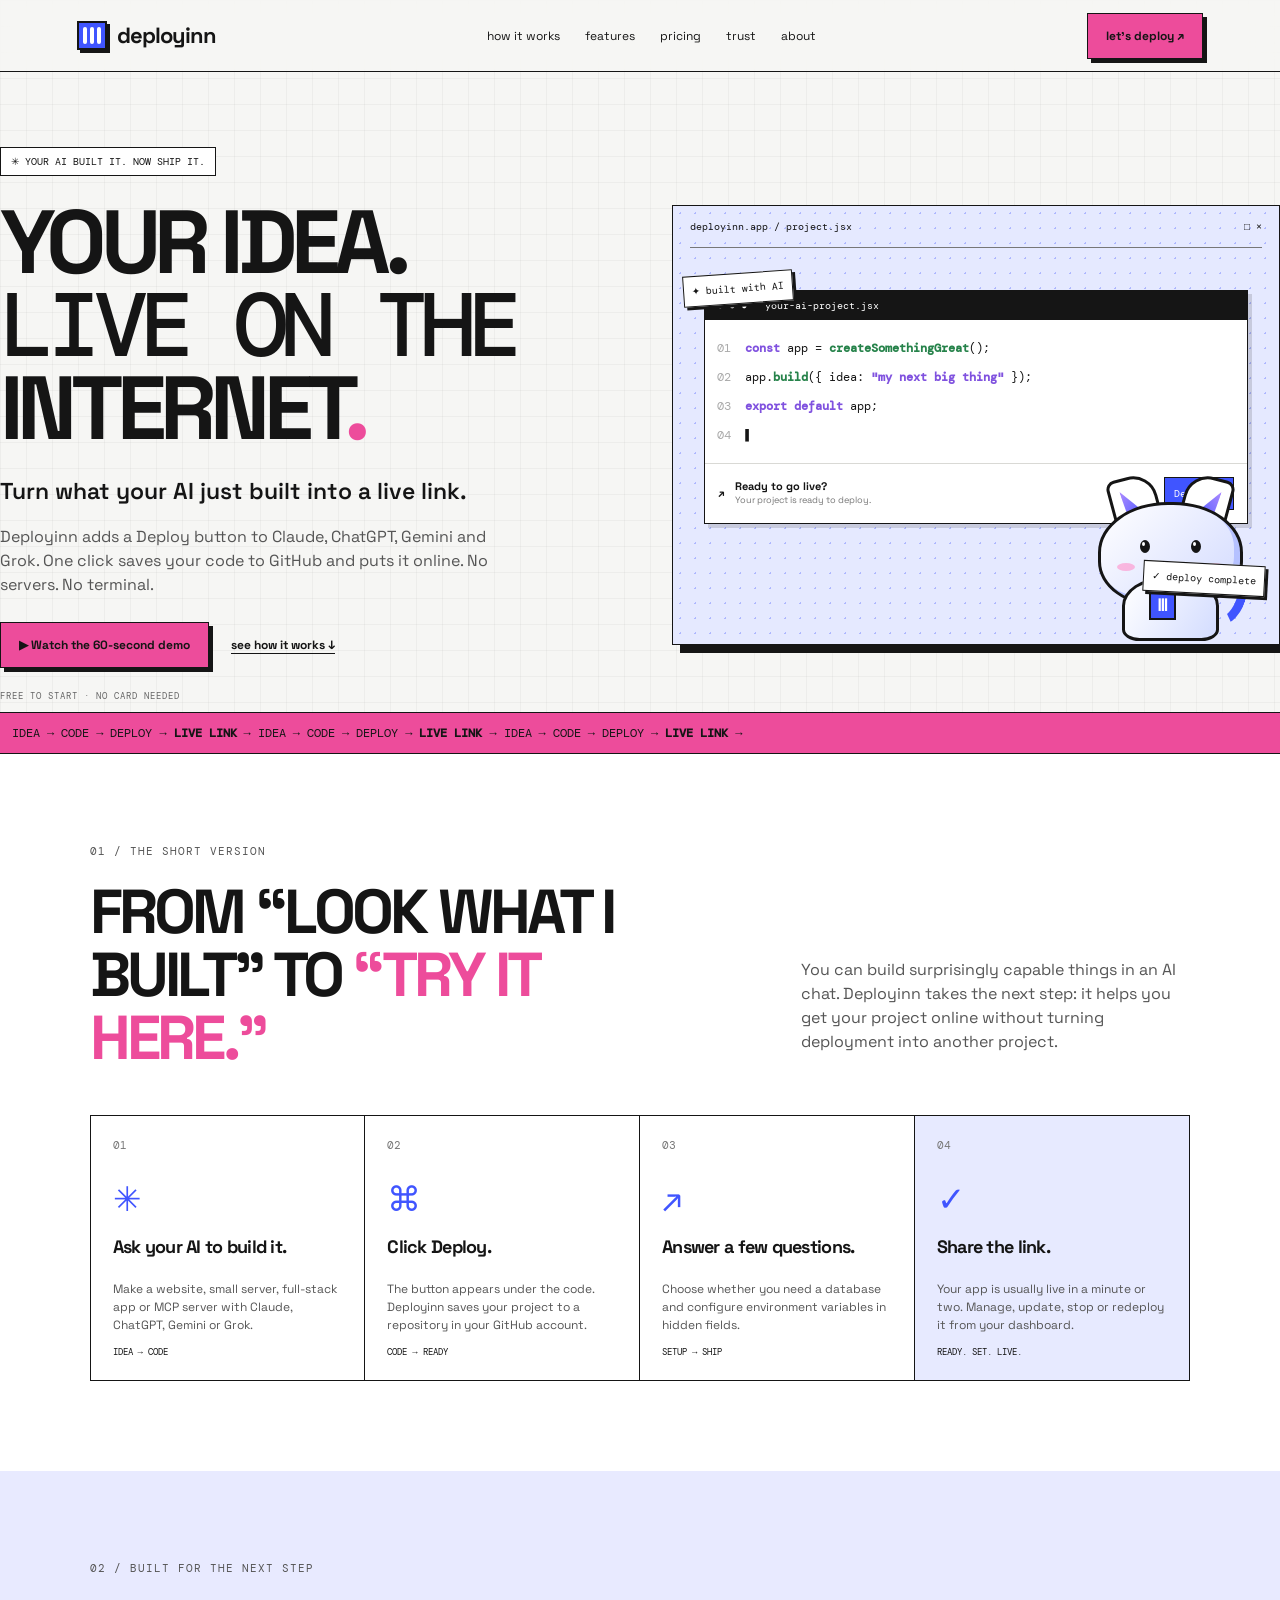
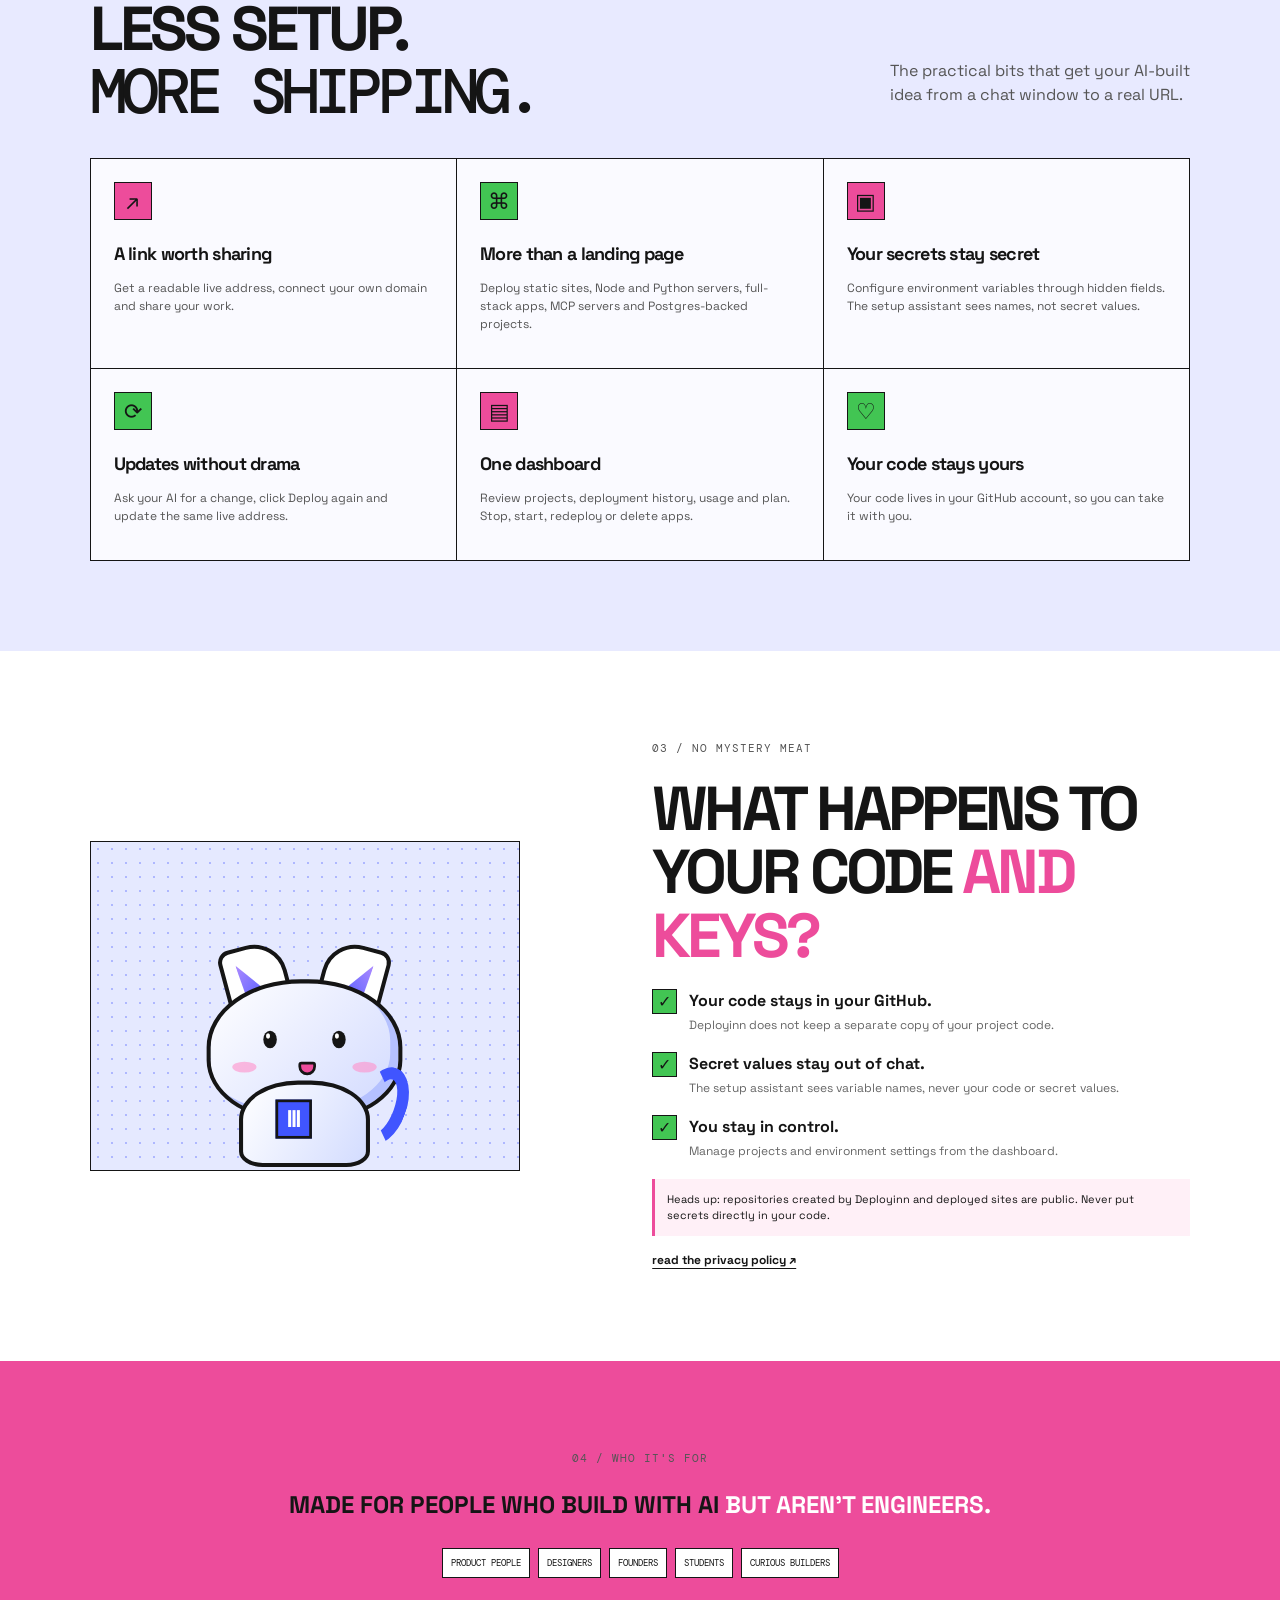
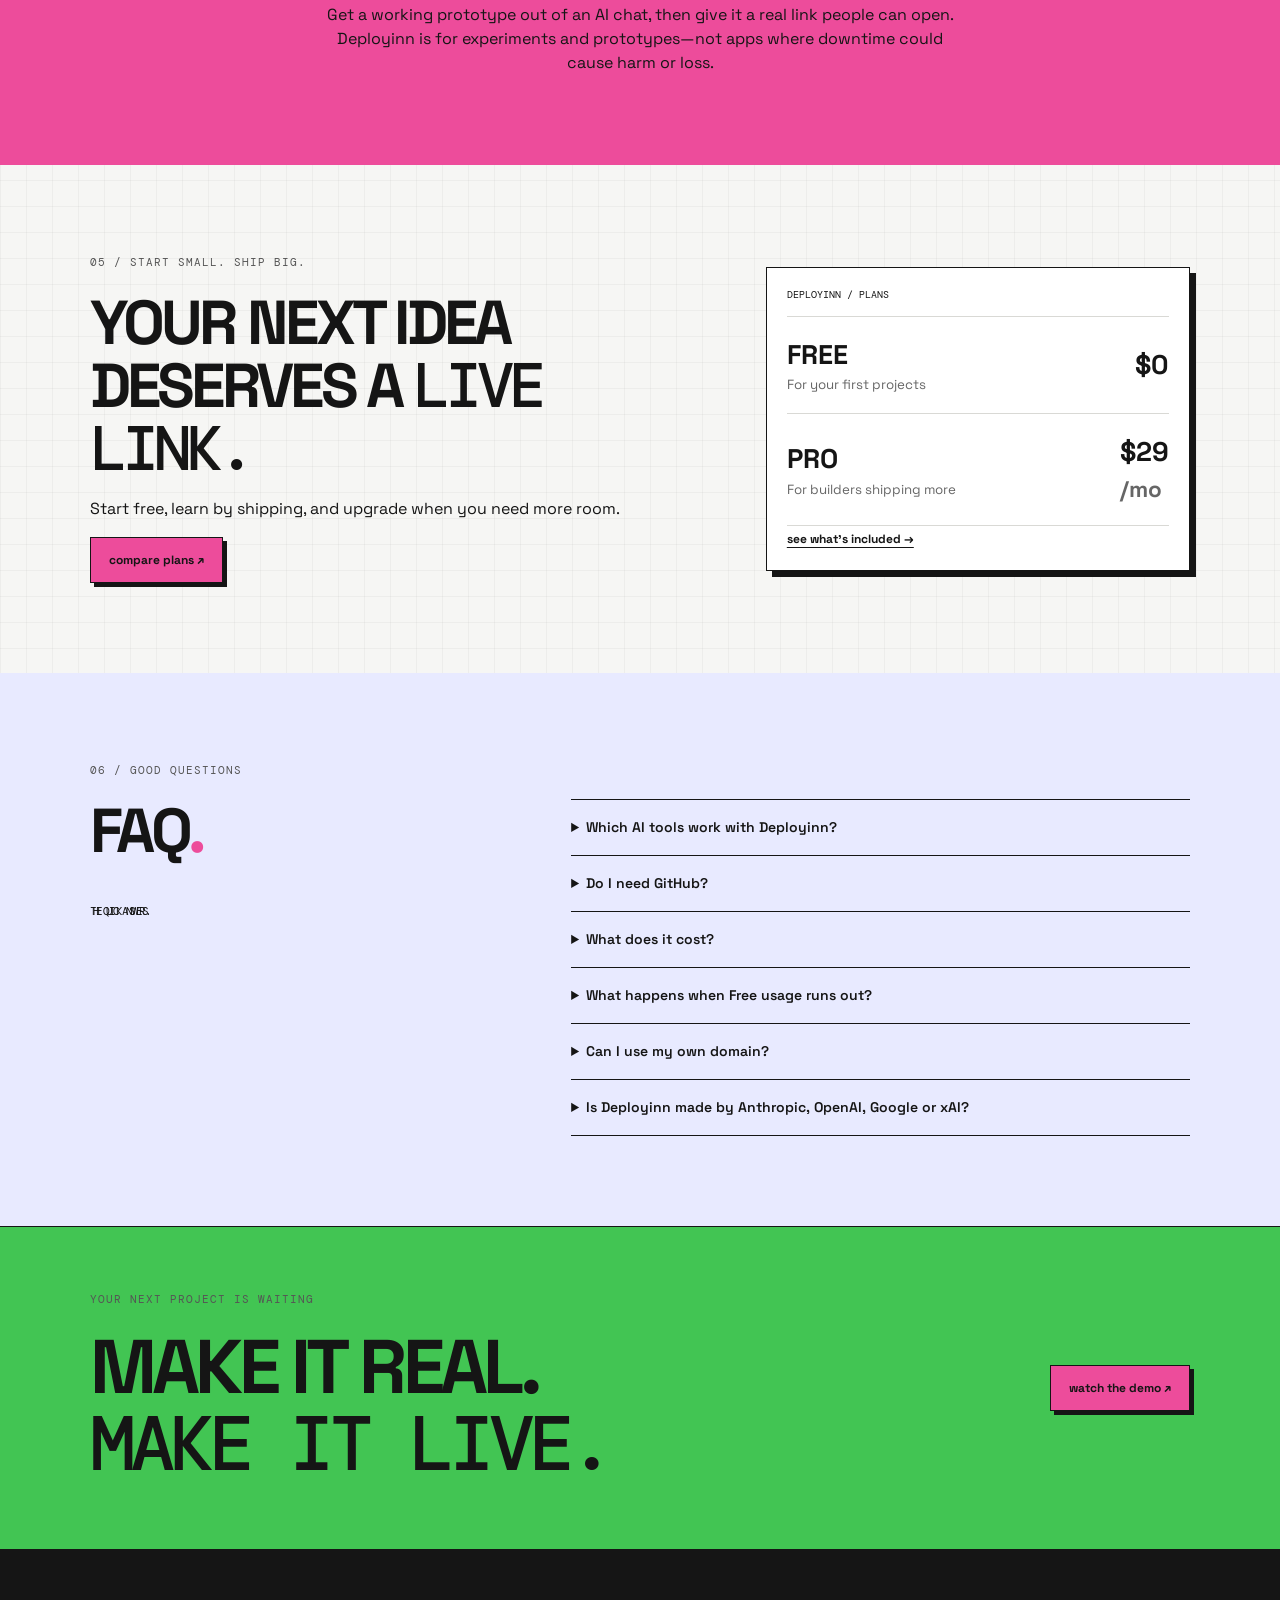
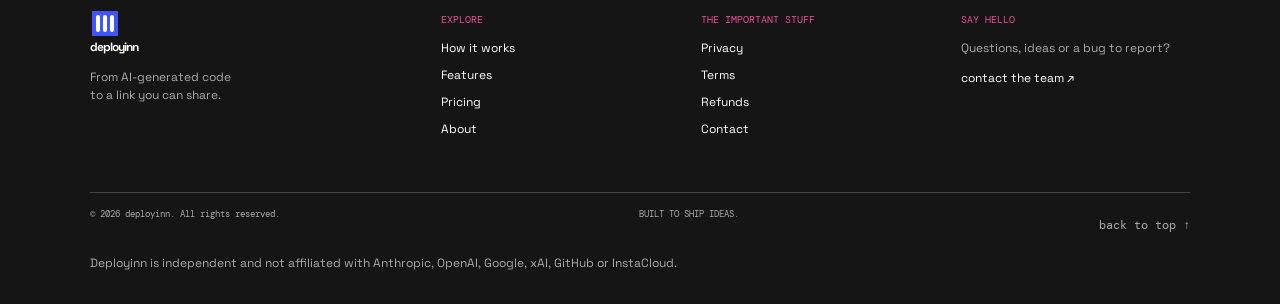
<file: index.html>
<!doctype html>
<html lang="en">
<head>
  <meta charset="utf-8">
  <meta name="viewport" content="width=device-width,initial-scale=1">
  <meta name="description" content="Turn what your AI just built into a live link with Deployinn.">
  <title>Deployinn — Your idea, live on the internet</title>
  <link rel="stylesheet" href="styles.css">
</head>
<body>
<header class="site-header">
  <a class="brand" href="index.html"><span class="mark"><i></i><i></i><i></i></span>deployinn</a>
  <button class="menu" aria-label="Toggle menu">☰</button>
  <nav class="nav">
    <a href="#how">how it works</a><a href="#features">features</a>
    <a href="pricing.html">pricing</a><a href="#trust">trust</a><a href="about.html">about</a>
  </nav>
  <a class="button" href="#demo">let's deploy ↗</a>
</header>
<main>
<section class="hero">
  <div>
    <span class="eyebrow">✳ YOUR AI BUILT IT. NOW SHIP IT.</span>
    <h1>YOUR IDEA.<br><span class="pixel">LIVE ON THE</span><br>INTERNET<span class="pink">.</span></h1>
    <p class="lead">Turn what your AI just built into a live link.</p>
    <p>Deployinn adds a Deploy button to Claude, ChatGPT, Gemini and Grok. One click saves your code to GitHub and puts it online. No servers. No terminal.</p>
    <div class="actions">
      <a class="button" href="#demo">▶ Watch the 60-second demo</a>
      <a class="text-link" href="#how">see how it works ↓</a>
    </div>
    <div class="micro">FREE TO START · NO CARD NEEDED</div>
  </div>
  <div class="demo" id="demo">
    <div class="demo-head"><span>deployinn.app / project.jsx</span><span>□ ×</span></div>
    <div class="terminal">
      <div class="term-head">● ● ● &nbsp; your-ai-project.jsx</div>
      <div class="code">
        <div><span>01</span> &nbsp;<b>const</b> app = <strong>createSomethingGreat</strong>();</div>
        <div><span>02</span> &nbsp;app.<strong>build</strong>({ idea: <b>"my next big thing"</b> });</div>
        <div><span>03</span> &nbsp;<b>export default</b> app;</div>
        <div><span>04</span> &nbsp;▌</div>
      </div>
      <div class="toast">
        <b>↗</b>
        <div><strong class="toast-title">Ready to go live?</strong><small class="toast-copy">Your project is ready to deploy.</small></div>
        <button class="deploy">Deploy ↗</button>
      </div>
    </div>
    <div class="cat">
      <span class="ears"></span><span class="ears e2"></span>
      <span class="face"><i class="eye a"></i><i class="eye b"></i><i class="blush a"></i><i class="blush b"></i><i class="mouth"></i></span>
      <span class="bodycat"></span><span class="tail"></span><span class="badgecat">Ⅲ</span>
    </div>
    <span class="float-tag ft1">✦ built with AI</span>
    <span class="float-tag ft2">✓ deploy complete</span>
  </div>
</section>

<div class="ticker">IDEA → CODE → DEPLOY → <b>LIVE LINK</b> → IDEA → CODE → DEPLOY → <b>LIVE LINK</b> → IDEA → CODE → DEPLOY → <b>LIVE LINK</b> →</div>

<section class="section intro" id="how">
  <div class="label">01 / THE SHORT VERSION</div>
  <div class="introgrid">
    <h2>FROM “LOOK WHAT I BUILT” TO <span class="pink">“TRY IT HERE.”</span></h2>
    <p>You can build surprisingly capable things in an AI chat. Deployinn takes the next step: it helps you get your project online without turning deployment into another project.</p>
  </div>
  <div class="steps">
    <article class="step"><span class="num">01</span><div class="icon">✳</div><h3>Ask your AI to build it.</h3><p>Make a website, small server, full-stack app or MCP server with Claude, ChatGPT, Gemini or Grok.</p><small>IDEA → CODE</small></article>
    <article class="step"><span class="num">02</span><div class="icon">⌘</div><h3>Click Deploy.</h3><p>The button appears under the code. Deployinn saves your project to a repository in your GitHub account.</p><small>CODE → READY</small></article>
    <article class="step"><span class="num">03</span><div class="icon">↗</div><h3>Answer a few questions.</h3><p>Choose whether you need a database and configure environment variables in hidden fields.</p><small>SETUP → SHIP</small></article>
    <article class="step"><span class="num">04</span><div class="icon">✓</div><h3>Share the link.</h3><p>Your app is usually live in a minute or two. Manage, update, stop or redeploy it from your dashboard.</p><small>READY. SET. LIVE.</small></article>
  </div>
</section>

<section class="section features" id="features">
  <div class="label">02 / BUILT FOR THE NEXT STEP</div>
  <div class="heading"><h2>LESS SETUP.<br><span class="pixel">MORE SHIPPING.</span></h2><p>The practical bits that get your AI-built idea from a chat window to a real URL.</p></div>
  <div class="featuregrid">
    <article class="feature"><div class="iconbox">↗</div><h3>A link worth sharing</h3><p>Get a readable live address, connect your own domain and share your work.</p></article>
    <article class="feature"><div class="iconbox">⌘</div><h3>More than a landing page</h3><p>Deploy static sites, Node and Python servers, full-stack apps, MCP servers and Postgres-backed projects.</p></article>
    <article class="feature"><div class="iconbox">▣</div><h3>Your secrets stay secret</h3><p>Configure environment variables through hidden fields. The setup assistant sees names, not secret values.</p></article>
    <article class="feature"><div class="iconbox">⟳</div><h3>Updates without drama</h3><p>Ask your AI for a change, click Deploy again and update the same live address.</p></article>
    <article class="feature"><div class="iconbox">▤</div><h3>One dashboard</h3><p>Review projects, deployment history, usage and plan. Stop, start, redeploy or delete apps.</p></article>
    <article class="feature"><div class="iconbox">♡</div><h3>Your code stays yours</h3><p>Your code lives in your GitHub account, so you can take it with you.</p></article>
  </div>
</section>

<section class="section trust" id="trust">
  <div class="trustart">
    <div class="cat">
      <span class="ears"></span><span class="ears e2"></span>
      <span class="face"><i class="eye a"></i><i class="eye b"></i><i class="blush a"></i><i class="blush b"></i><i class="mouth"></i></span>
      <span class="bodycat"></span><span class="tail"></span><span class="badgecat">Ⅲ</span>
    </div>
  </div>
  <div>
    <div class="label">03 / NO MYSTERY MEAT</div>
    <h2>WHAT HAPPENS TO YOUR CODE <span class="pink">AND KEYS?</span></h2>
    <ul class="trustlist">
      <li><span>✓</span><div><strong>Your code stays in your GitHub.</strong><p>Deployinn does not keep a separate copy of your project code.</p></div></li>
      <li><span>✓</span><div><strong>Secret values stay out of chat.</strong><p>The setup assistant sees variable names, never your code or secret values.</p></div></li>
      <li><span>✓</span><div><strong>You stay in control.</strong><p>Manage projects and environment settings from the dashboard.</p></div></li>
    </ul>
    <p class="notice">Heads up: repositories created by Deployinn and deployed sites are public. Never put secrets directly in your code.</p>
    <a class="text-link" href="privacy.html">read the privacy policy ↗</a>
  </div>
</section>

<section class="section audience">
  <div class="label">04 / WHO IT'S FOR</div>
  <h2>MADE FOR PEOPLE WHO BUILD WITH AI <span style="color:white">BUT AREN'T ENGINEERS.</span></h2>
  <div class="tags"><span>PRODUCT PEOPLE</span><span>DESIGNERS</span><span>FOUNDERS</span><span>STUDENTS</span><span>CURIOUS BUILDERS</span></div>
  <p>Get a working prototype out of an AI chat, then give it a real link people can open. Deployinn is for experiments and prototypes—not apps where downtime could cause harm or loss.</p>
</section>

<section class="section pricing">
  <div><div class="label">05 / START SMALL. SHIP BIG.</div><h2>YOUR NEXT IDEA<br>DESERVES A <span class="pixel">LIVE LINK.</span></h2><p>Start free, learn by shipping, and upgrade when you need more room.</p><a class="button" href="pricing.html">compare plans ↗</a></div>
  <div class="mini-price"><header>DEPLOYINN / PLANS</header><div class="plan"><div><b>FREE</b><small>For your first projects</small></div><b>$0</b></div><div class="plan"><div><b>PRO</b><small>For builders shipping more</small></div><b>$29<small>/mo</small></b></div><a class="text-link" href="pricing.html">see what's included →</a></div>
</section>

<section class="section faq">
  <div class="label">06 / GOOD QUESTIONS</div>
  <div class="faqgrid">
    <h2>FAQ<span class="pink">.</span><br><small style="font:11px var(--mono)">THE QUICK ANSWERS.</small></h2>
    <div>
      <details><summary>Which AI tools work with Deployinn?</summary><p>Claude, ChatGPT, Gemini and Grok in Chrome.</p></details>
      <details><summary>Do I need GitHub?</summary><p>Yes. Deployinn saves your code to a repository in your own GitHub account.</p></details>
      <details><summary>What does it cost?</summary><p>Free includes $5 of hosting usage a month and 3 projects. Pro is $29 per month. See <a href="pricing.html">pricing</a>.</p></details>
      <details><summary>What happens when Free usage runs out?</summary><p>Your apps pause until the 1st of the next month or until you upgrade. We email you at 80% usage.</p></details>
      <details><summary>Can I use my own domain?</summary><p>Yes. Free includes 1 and Pro includes 10 custom domains.</p></details>
      <details><summary>Is Deployinn made by Anthropic, OpenAI, Google or xAI?</summary><p>No. Deployinn is an independent product.</p></details>
    </div>
  </div>
</section>

<section class="cta"><div><div class="label">YOUR NEXT PROJECT IS WAITING</div><h2>MAKE IT REAL.<br><span class="pixel">MAKE IT LIVE.</span></h2></div><a class="button" href="#demo">watch the demo ↗</a></section>
</main>

<footer class="footer">
  <div class="footgrid">
    <div><a class="brand" href="index.html"><span class="mark"><i></i><i></i><i></i></span>deployinn</a><p>From AI-generated code<br>to a link you can share.</p></div>
    <div><h4>EXPLORE</h4><a href="#how">How it works</a><a href="#features">Features</a><a href="pricing.html">Pricing</a><a href="about.html">About</a></div>
    <div><h4>THE IMPORTANT STUFF</h4><a href="privacy.html">Privacy</a><a href="terms.html">Terms</a><a href="refunds.html">Refunds</a><a href="contact.html">Contact</a></div>
    <div><h4>SAY HELLO</h4><p>Questions, ideas or a bug to report?</p><a href="contact.html">contact the team ↗</a></div>
  </div>
  <div class="footbottom"><span>© 2026 deployinn. All rights reserved.</span><span>BUILT TO SHIP IDEAS.</span><a href="#">back to top ↑</a></div>
  <p>Deployinn is independent and not affiliated with Anthropic, OpenAI, Google, xAI, GitHub or InstaCloud.</p>
</footer>
<script src="script.js"></script>
</body>
</html>
</file>
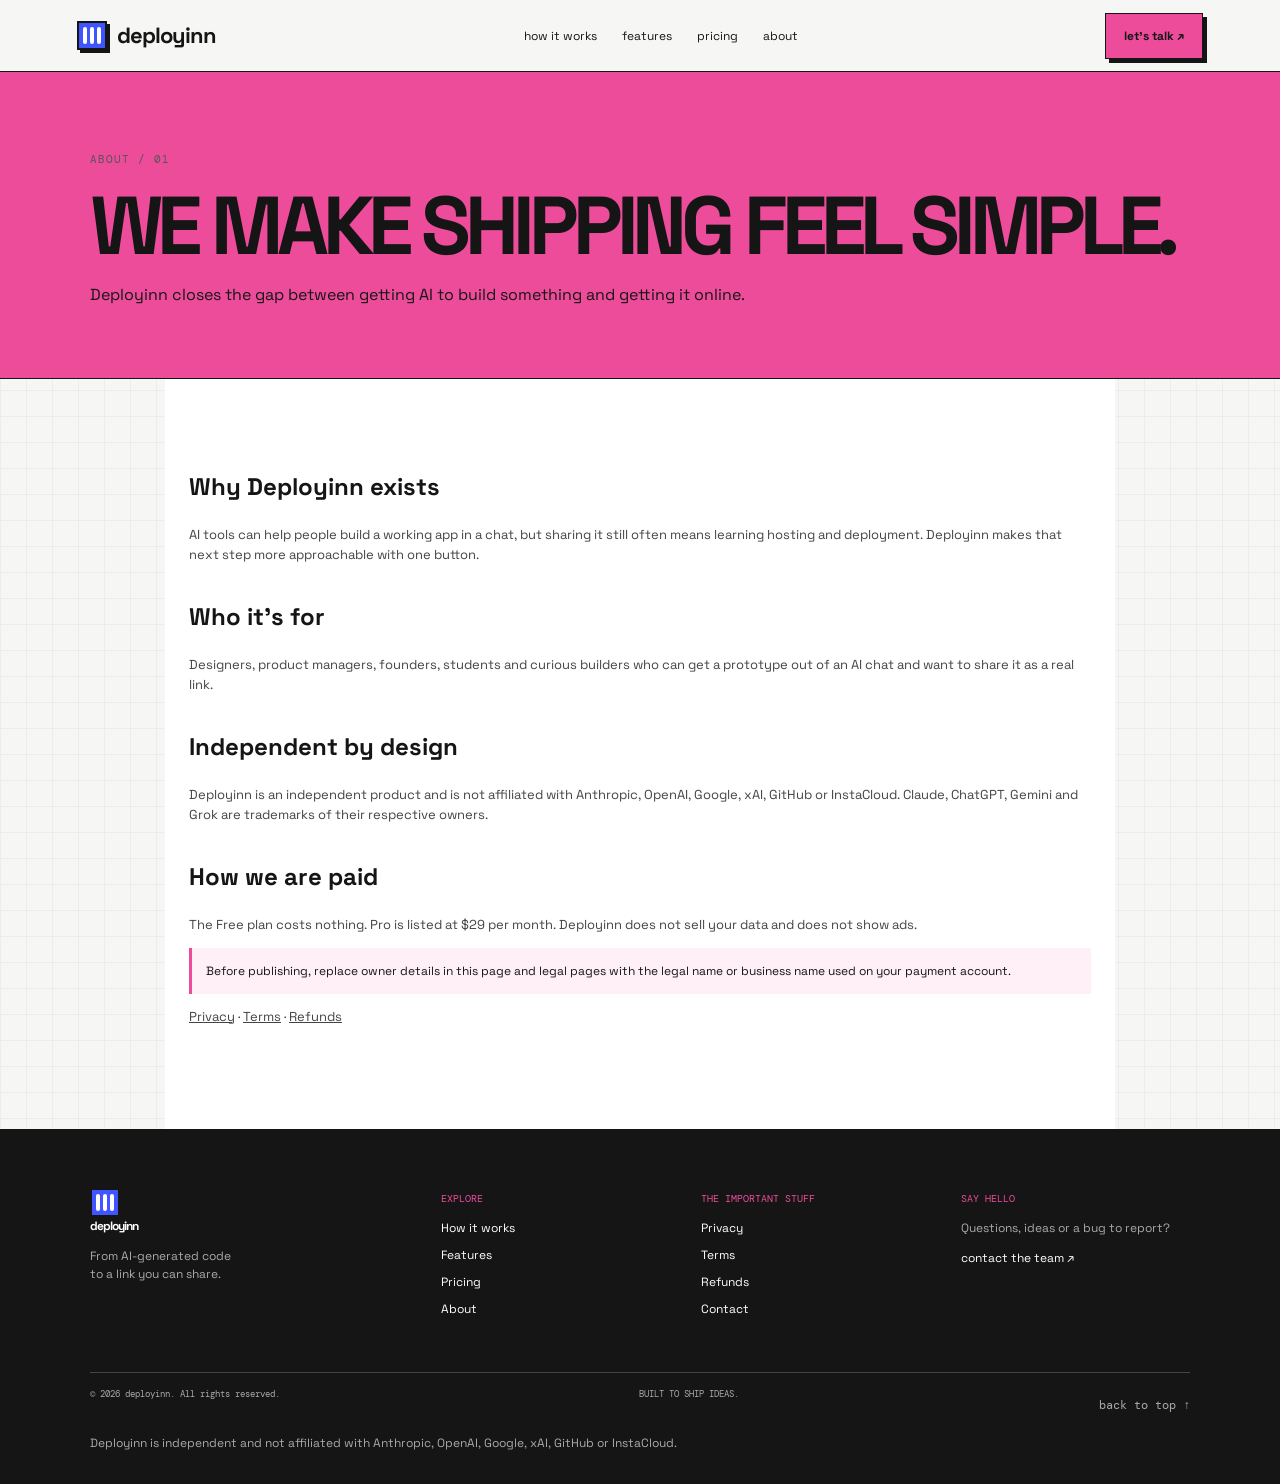
<file: about.html>
<!doctype html>
<html lang="en">
<head>
  <meta charset="utf-8">
  <meta name="viewport" content="width=device-width,initial-scale=1">
  <title>About — Deployinn</title>
  <link rel="stylesheet" href="styles.css">
</head>
<body>
<header class="site-header">
  <a class="brand" href="index.html"><span class="mark"><i></i><i></i><i></i></span>deployinn</a>
  <button class="menu" aria-label="Toggle menu">☰</button>
  <nav class="nav">
    <a href="index.html#how">how it works</a>
    <a href="index.html#features">features</a>
    <a href="pricing.html">pricing</a>
    <a href="about.html">about</a>
  </nav>
  <a class="button" href="contact.html">let's talk ↗</a>
</header>

<main>
  <section class="pagehero">
    <div class="label">ABOUT / 01</div>
    <h1>WE MAKE SHIPPING FEEL SIMPLE.</h1>
    <p>Deployinn closes the gap between getting AI to build something and getting it online.</p>
  </section>

  <article class="content">
    <h2>Why Deployinn exists</h2>
    <p>AI tools can help people build a working app in a chat, but sharing it still often means learning hosting and deployment. Deployinn makes that next step more approachable with one button.</p>

    <h2>Who it's for</h2>
    <p>Designers, product managers, founders, students and curious builders who can get a prototype out of an AI chat and want to share it as a real link.</p>

    <h2>Independent by design</h2>
    <p>Deployinn is an independent product and is not affiliated with Anthropic, OpenAI, Google, xAI, GitHub or InstaCloud. Claude, ChatGPT, Gemini and Grok are trademarks of their respective owners.</p>

    <h2>How we are paid</h2>
    <p>The Free plan costs nothing. Pro is listed at $29 per month. Deployinn does not sell your data and does not show ads.</p>

    <div class="note">Before publishing, replace owner details in this page and legal pages with the legal name or business name used on your payment account.</div>

    <p><a href="privacy.html">Privacy</a> · <a href="terms.html">Terms</a> · <a href="refunds.html">Refunds</a></p>
  </article>
</main>

<footer class="footer">
  <div class="footgrid">
    <div><a class="brand" href="index.html"><span class="mark"><i></i><i></i><i></i></span>deployinn</a><p>From AI-generated code<br>to a link you can share.</p></div>
    <div><h4>EXPLORE</h4><a href="index.html#how">How it works</a><a href="index.html#features">Features</a><a href="pricing.html">Pricing</a><a href="about.html">About</a></div>
    <div><h4>THE IMPORTANT STUFF</h4><a href="privacy.html">Privacy</a><a href="terms.html">Terms</a><a href="refunds.html">Refunds</a><a href="contact.html">Contact</a></div>
    <div><h4>SAY HELLO</h4><p>Questions, ideas or a bug to report?</p><a href="contact.html">contact the team ↗</a></div>
  </div>
  <div class="footbottom"><span>© 2026 deployinn. All rights reserved.</span><span>BUILT TO SHIP IDEAS.</span><a href="#">back to top ↑</a></div>
  <p>Deployinn is independent and not affiliated with Anthropic, OpenAI, Google, xAI, GitHub or InstaCloud.</p>
</footer>
<script src="script.js"></script>
</body>
</html>
</file>
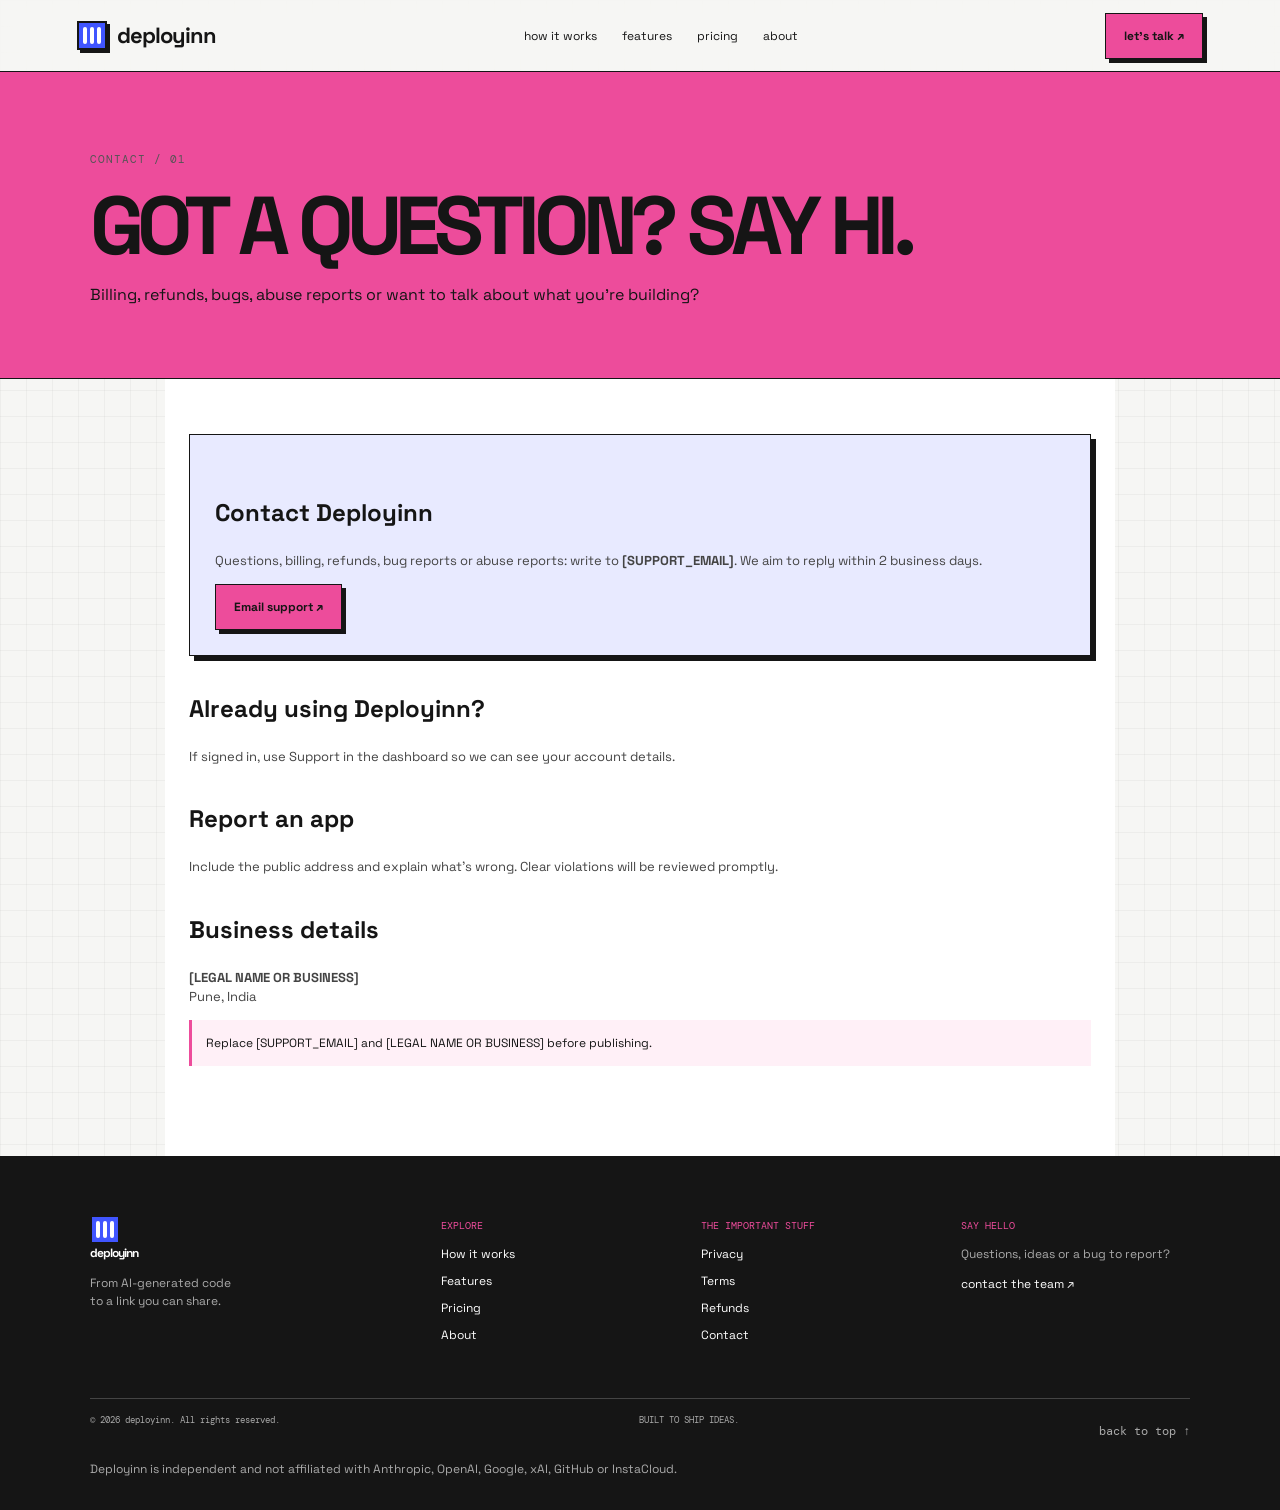
<file: contact.html>
<!doctype html>
<html lang="en">
<head>
  <meta charset="utf-8">
  <meta name="viewport" content="width=device-width,initial-scale=1">
  <title>Contact — Deployinn</title>
  <link rel="stylesheet" href="styles.css">
</head>
<body>
<header class="site-header">
  <a class="brand" href="index.html"><span class="mark"><i></i><i></i><i></i></span>deployinn</a>
  <button class="menu" aria-label="Toggle menu">☰</button>
  <nav class="nav">
    <a href="index.html#how">how it works</a>
    <a href="index.html#features">features</a>
    <a href="pricing.html">pricing</a>
    <a href="about.html">about</a>
  </nav>
  <a class="button" href="contact.html">let's talk ↗</a>
</header>

<main>
  <section class="pagehero">
    <div class="label">CONTACT / 01</div>
    <h1>GOT A QUESTION? SAY HI.</h1>
    <p>Billing, refunds, bugs, abuse reports or want to talk about what you're building?</p>
  </section>

  <article class="content">
    <div class="contactbox">
      <h2>Contact Deployinn</h2>
      <p>Questions, billing, refunds, bug reports or abuse reports: write to <strong>[SUPPORT_EMAIL]</strong>. We aim to reply within 2 business days.</p>
      <a class="button" href="mailto:[SUPPORT_EMAIL]">Email support ↗</a>
    </div>

    <h2>Already using Deployinn?</h2>
    <p>If signed in, use Support in the dashboard so we can see your account details.</p>

    <h2>Report an app</h2>
    <p>Include the public address and explain what's wrong. Clear violations will be reviewed promptly.</p>

    <h2>Business details</h2>
    <p><strong>[LEGAL NAME OR BUSINESS]</strong><br>Pune, India</p>

    <div class="note">Replace [SUPPORT_EMAIL] and [LEGAL NAME OR BUSINESS] before publishing.</div>
  </article>
</main>

<footer class="footer">
  <div class="footgrid">
    <div><a class="brand" href="index.html"><span class="mark"><i></i><i></i><i></i></span>deployinn</a><p>From AI-generated code<br>to a link you can share.</p></div>
    <div><h4>EXPLORE</h4><a href="index.html#how">How it works</a><a href="index.html#features">Features</a><a href="pricing.html">Pricing</a><a href="about.html">About</a></div>
    <div><h4>THE IMPORTANT STUFF</h4><a href="privacy.html">Privacy</a><a href="terms.html">Terms</a><a href="refunds.html">Refunds</a><a href="contact.html">Contact</a></div>
    <div><h4>SAY HELLO</h4><p>Questions, ideas or a bug to report?</p><a href="contact.html">contact the team ↗</a></div>
  </div>
  <div class="footbottom"><span>© 2026 deployinn. All rights reserved.</span><span>BUILT TO SHIP IDEAS.</span><a href="#">back to top ↑</a></div>
  <p>Deployinn is independent and not affiliated with Anthropic, OpenAI, Google, xAI, GitHub or InstaCloud.</p>
</footer>
<script src="script.js"></script>
</body>
</html>
</file>
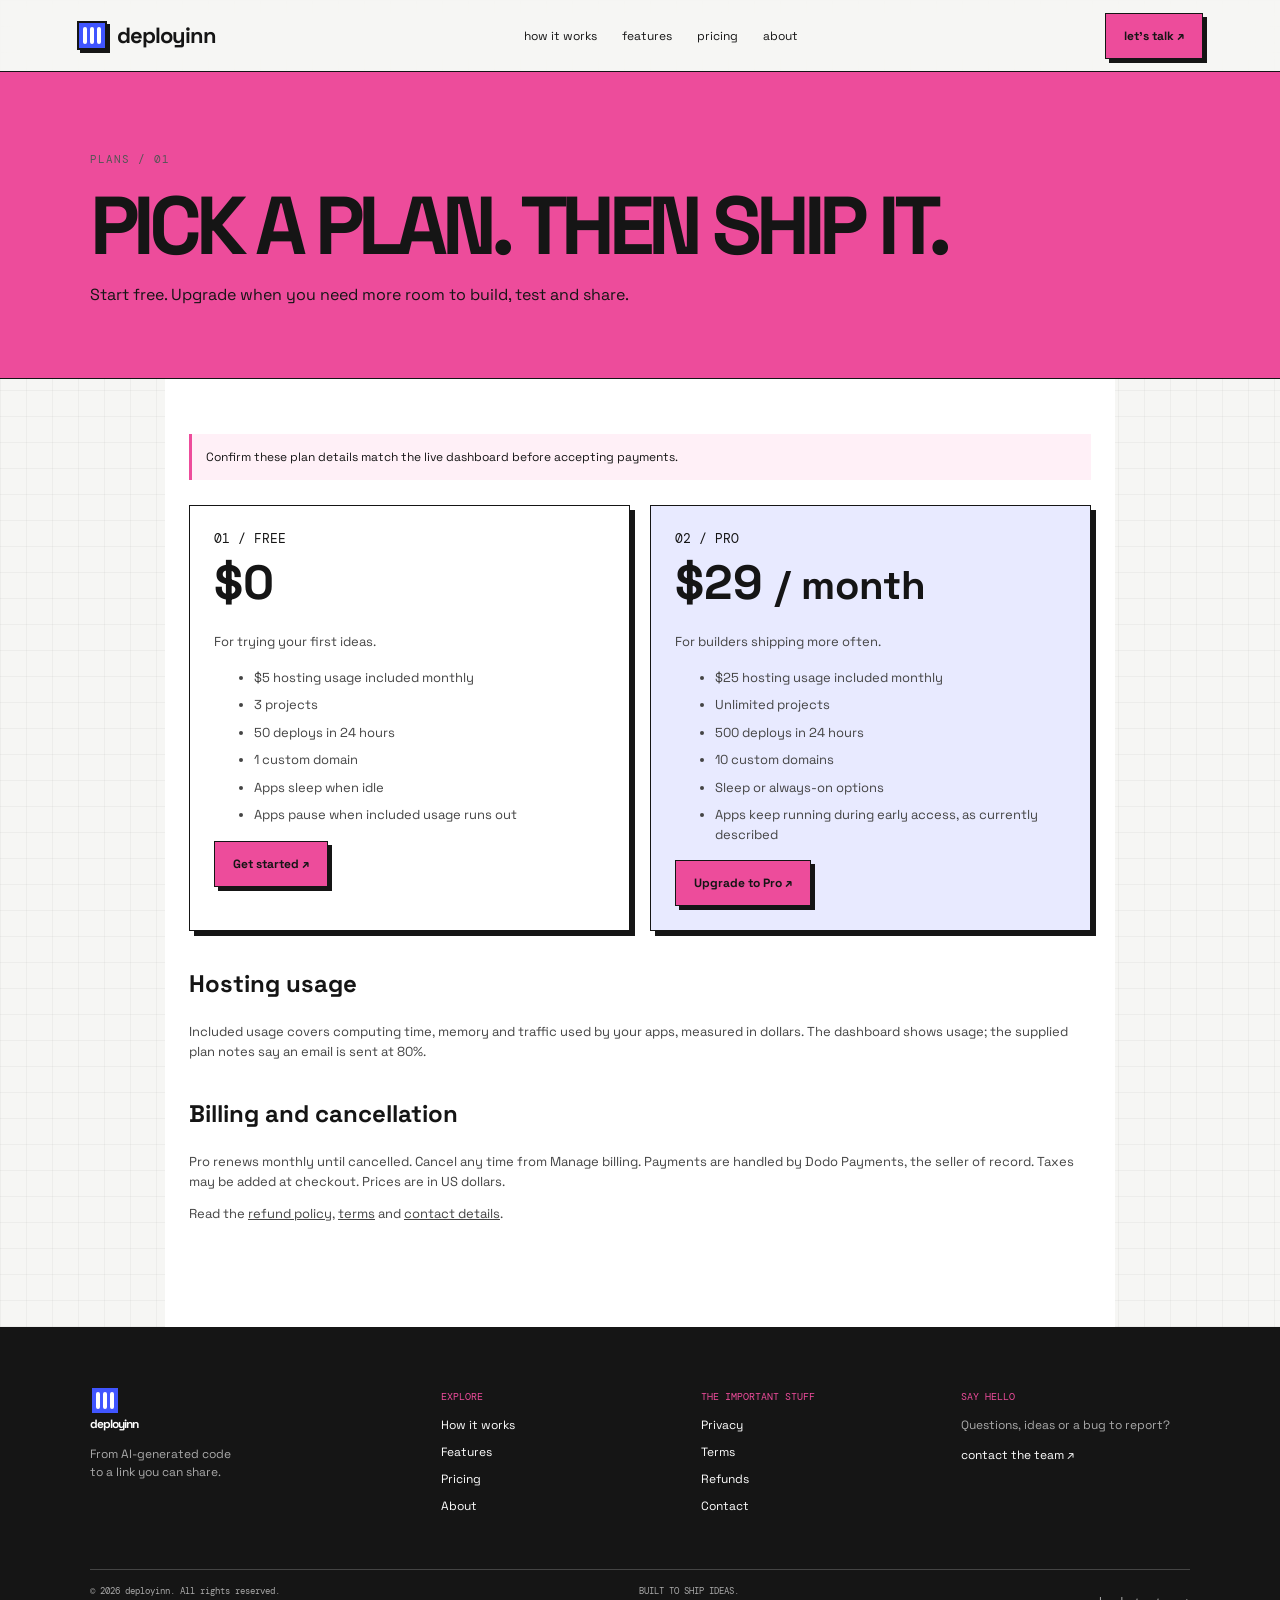
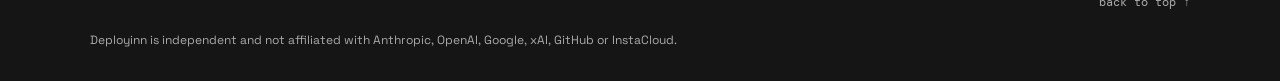
<file: pricing.html>
<!doctype html>
<html lang="en">
<head>
  <meta charset="utf-8">
  <meta name="viewport" content="width=device-width,initial-scale=1">
  <title>Pricing — Deployinn</title>
  <link rel="stylesheet" href="styles.css">
</head>
<body>
<header class="site-header">
  <a class="brand" href="index.html"><span class="mark"><i></i><i></i><i></i></span>deployinn</a>
  <button class="menu" aria-label="Toggle menu">☰</button>
  <nav class="nav">
    <a href="index.html#how">how it works</a>
    <a href="index.html#features">features</a>
    <a href="pricing.html">pricing</a>
    <a href="about.html">about</a>
  </nav>
  <a class="button" href="contact.html">let's talk ↗</a>
</header>

<main>
  <section class="pagehero">
    <div class="label">PLANS / 01</div>
    <h1>PICK A PLAN. THEN SHIP IT.</h1>
    <p>Start free. Upgrade when you need more room to build, test and share.</p>
  </section>

  <article class="content">
    <div class="note">Confirm these plan details match the live dashboard before accepting payments.</div>

    <div class="plans">
      <section class="plancard">
        <h2>01 / FREE</h2>
        <div class="pricebig">$0</div>
        <p>For trying your first ideas.</p>
        <ul>
          <li>$5 hosting usage included monthly</li>
          <li>3 projects</li>
          <li>50 deploys in 24 hours</li>
          <li>1 custom domain</li>
          <li>Apps sleep when idle</li>
          <li>Apps pause when included usage runs out</li>
        </ul>
        <a class="button" href="contact.html">Get started ↗</a>
      </section>

      <section class="plancard pro">
        <h2>02 / PRO</h2>
        <div class="pricebig">$29 <small>/ month</small></div>
        <p>For builders shipping more often.</p>
        <ul>
          <li>$25 hosting usage included monthly</li>
          <li>Unlimited projects</li>
          <li>500 deploys in 24 hours</li>
          <li>10 custom domains</li>
          <li>Sleep or always-on options</li>
          <li>Apps keep running during early access, as currently described</li>
        </ul>
        <a class="button" href="contact.html">Upgrade to Pro ↗</a>
      </section>
    </div>

    <h2>Hosting usage</h2>
    <p>Included usage covers computing time, memory and traffic used by your apps, measured in dollars. The dashboard shows usage; the supplied plan notes say an email is sent at 80%.</p>

    <h2>Billing and cancellation</h2>
    <p>Pro renews monthly until cancelled. Cancel any time from Manage billing. Payments are handled by Dodo Payments, the seller of record. Taxes may be added at checkout. Prices are in US dollars.</p>

    <p>Read the <a href="refunds.html">refund policy</a>, <a href="terms.html">terms</a> and <a href="contact.html">contact details</a>.</p>
  </article>
</main>

<footer class="footer">
  <div class="footgrid">
    <div><a class="brand" href="index.html"><span class="mark"><i></i><i></i><i></i></span>deployinn</a><p>From AI-generated code<br>to a link you can share.</p></div>
    <div><h4>EXPLORE</h4><a href="index.html#how">How it works</a><a href="index.html#features">Features</a><a href="pricing.html">Pricing</a><a href="about.html">About</a></div>
    <div><h4>THE IMPORTANT STUFF</h4><a href="privacy.html">Privacy</a><a href="terms.html">Terms</a><a href="refunds.html">Refunds</a><a href="contact.html">Contact</a></div>
    <div><h4>SAY HELLO</h4><p>Questions, ideas or a bug to report?</p><a href="contact.html">contact the team ↗</a></div>
  </div>
  <div class="footbottom"><span>© 2026 deployinn. All rights reserved.</span><span>BUILT TO SHIP IDEAS.</span><a href="#">back to top ↑</a></div>
  <p>Deployinn is independent and not affiliated with Anthropic, OpenAI, Google, xAI, GitHub or InstaCloud.</p>
</footer>
<script src="script.js"></script>
</body>
</html>
</file>
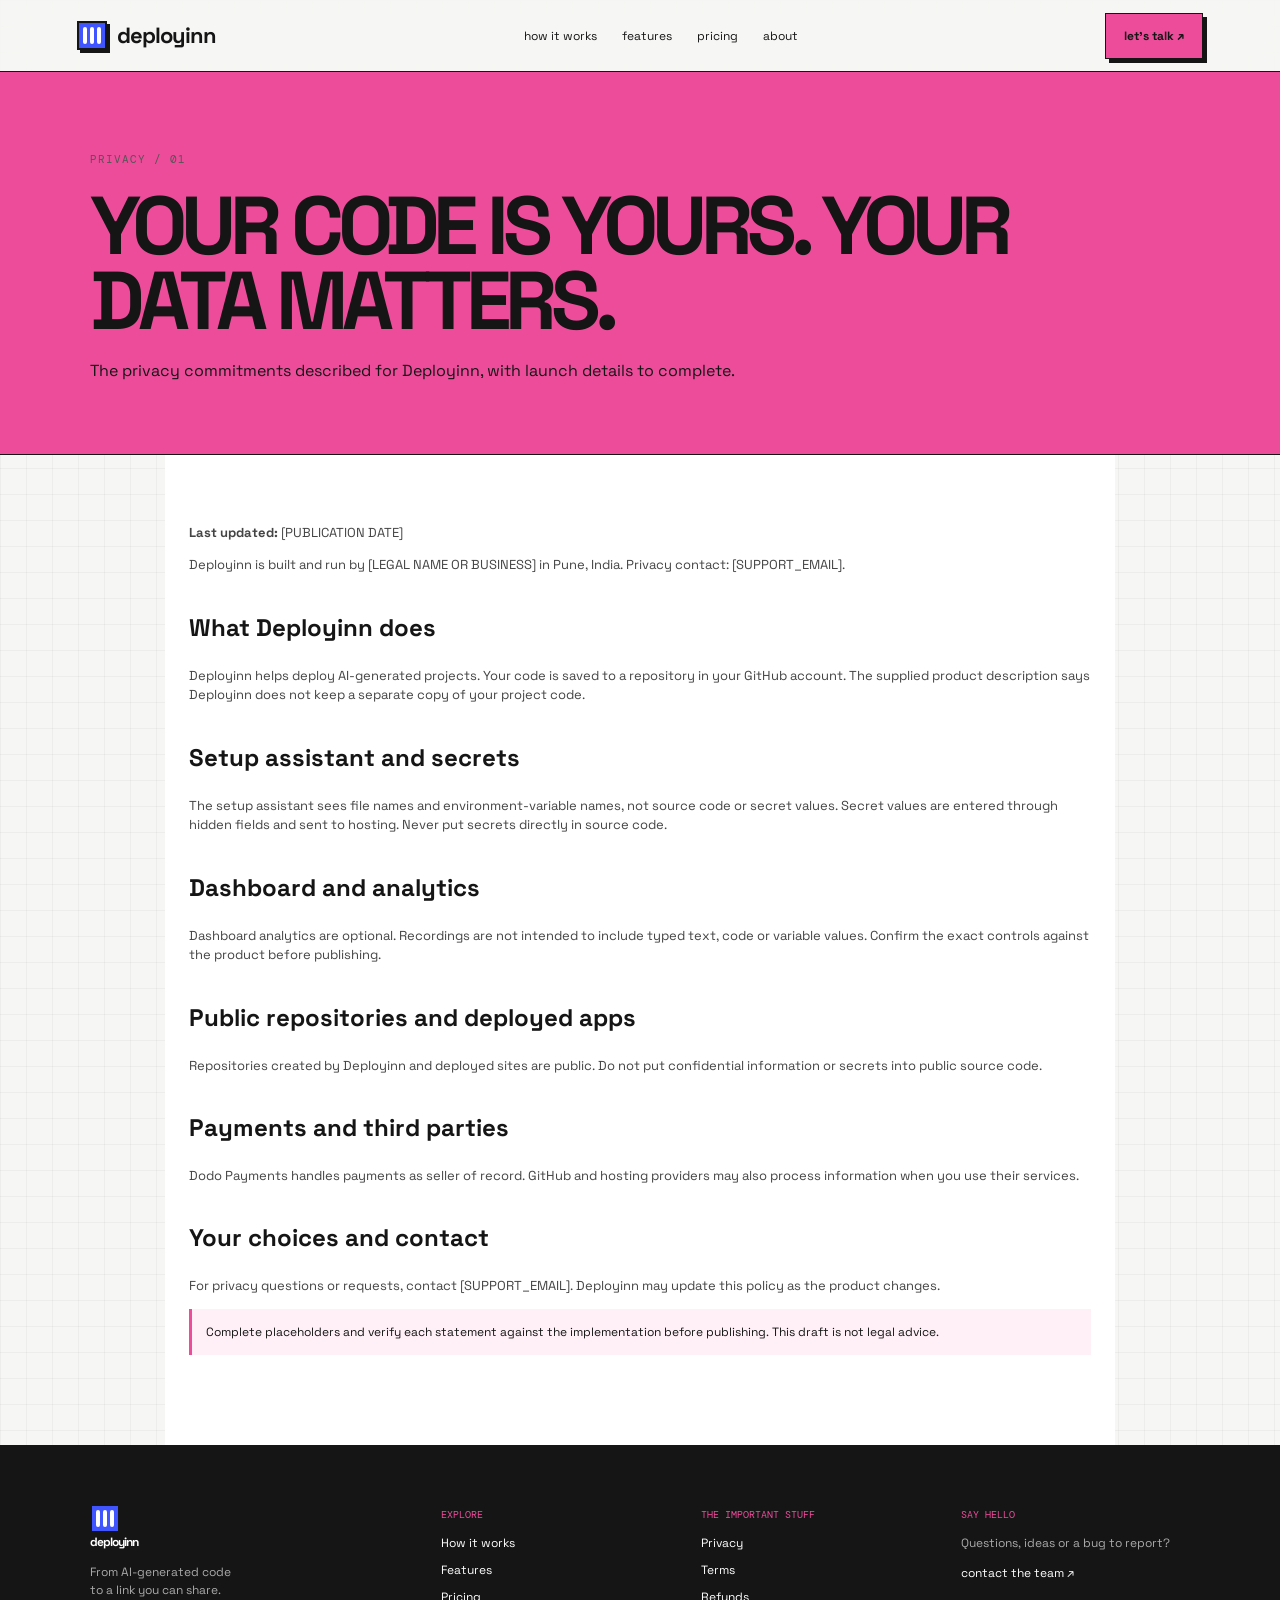
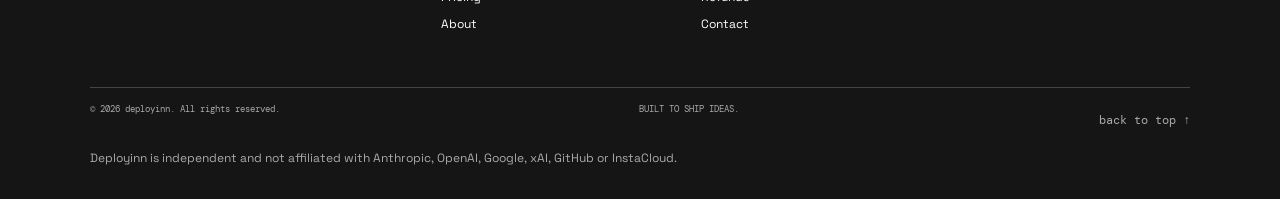
<file: privacy.html>
<!doctype html>
<html lang="en">
<head>
  <meta charset="utf-8">
  <meta name="viewport" content="width=device-width,initial-scale=1">
  <title>Privacy — Deployinn</title>
  <link rel="stylesheet" href="styles.css">
</head>
<body>
<header class="site-header">
  <a class="brand" href="index.html"><span class="mark"><i></i><i></i><i></i></span>deployinn</a>
  <button class="menu" aria-label="Toggle menu">☰</button>
  <nav class="nav">
    <a href="index.html#how">how it works</a>
    <a href="index.html#features">features</a>
    <a href="pricing.html">pricing</a>
    <a href="about.html">about</a>
  </nav>
  <a class="button" href="contact.html">let's talk ↗</a>
</header>

<main>
  <section class="pagehero">
    <div class="label">PRIVACY / 01</div>
    <h1>YOUR CODE IS YOURS. YOUR DATA MATTERS.</h1>
    <p>The privacy commitments described for Deployinn, with launch details to complete.</p>
  </section>

  <article class="content">
    <p><strong>Last updated:</strong> [PUBLICATION DATE]</p>
    <p>Deployinn is built and run by [LEGAL NAME OR BUSINESS] in Pune, India. Privacy contact: [SUPPORT_EMAIL].</p>

    <h2>What Deployinn does</h2>
    <p>Deployinn helps deploy AI-generated projects. Your code is saved to a repository in your GitHub account. The supplied product description says Deployinn does not keep a separate copy of your project code.</p>

    <h2>Setup assistant and secrets</h2>
    <p>The setup assistant sees file names and environment-variable names, not source code or secret values. Secret values are entered through hidden fields and sent to hosting. Never put secrets directly in source code.</p>

    <h2>Dashboard and analytics</h2>
    <p>Dashboard analytics are optional. Recordings are not intended to include typed text, code or variable values. Confirm the exact controls against the product before publishing.</p>

    <h2>Public repositories and deployed apps</h2>
    <p>Repositories created by Deployinn and deployed sites are public. Do not put confidential information or secrets into public source code.</p>

    <h2>Payments and third parties</h2>
    <p>Dodo Payments handles payments as seller of record. GitHub and hosting providers may also process information when you use their services.</p>

    <h2>Your choices and contact</h2>
    <p>For privacy questions or requests, contact [SUPPORT_EMAIL]. Deployinn may update this policy as the product changes.</p>

    <div class="note">Complete placeholders and verify each statement against the implementation before publishing. This draft is not legal advice.</div>
  </article>
</main>

<footer class="footer">
  <div class="footgrid">
    <div><a class="brand" href="index.html"><span class="mark"><i></i><i></i><i></i></span>deployinn</a><p>From AI-generated code<br>to a link you can share.</p></div>
    <div><h4>EXPLORE</h4><a href="index.html#how">How it works</a><a href="index.html#features">Features</a><a href="pricing.html">Pricing</a><a href="about.html">About</a></div>
    <div><h4>THE IMPORTANT STUFF</h4><a href="privacy.html">Privacy</a><a href="terms.html">Terms</a><a href="refunds.html">Refunds</a><a href="contact.html">Contact</a></div>
    <div><h4>SAY HELLO</h4><p>Questions, ideas or a bug to report?</p><a href="contact.html">contact the team ↗</a></div>
  </div>
  <div class="footbottom"><span>© 2026 deployinn. All rights reserved.</span><span>BUILT TO SHIP IDEAS.</span><a href="#">back to top ↑</a></div>
  <p>Deployinn is independent and not affiliated with Anthropic, OpenAI, Google, xAI, GitHub or InstaCloud.</p>
</footer>
<script src="script.js"></script>
</body>
</html>
</file>
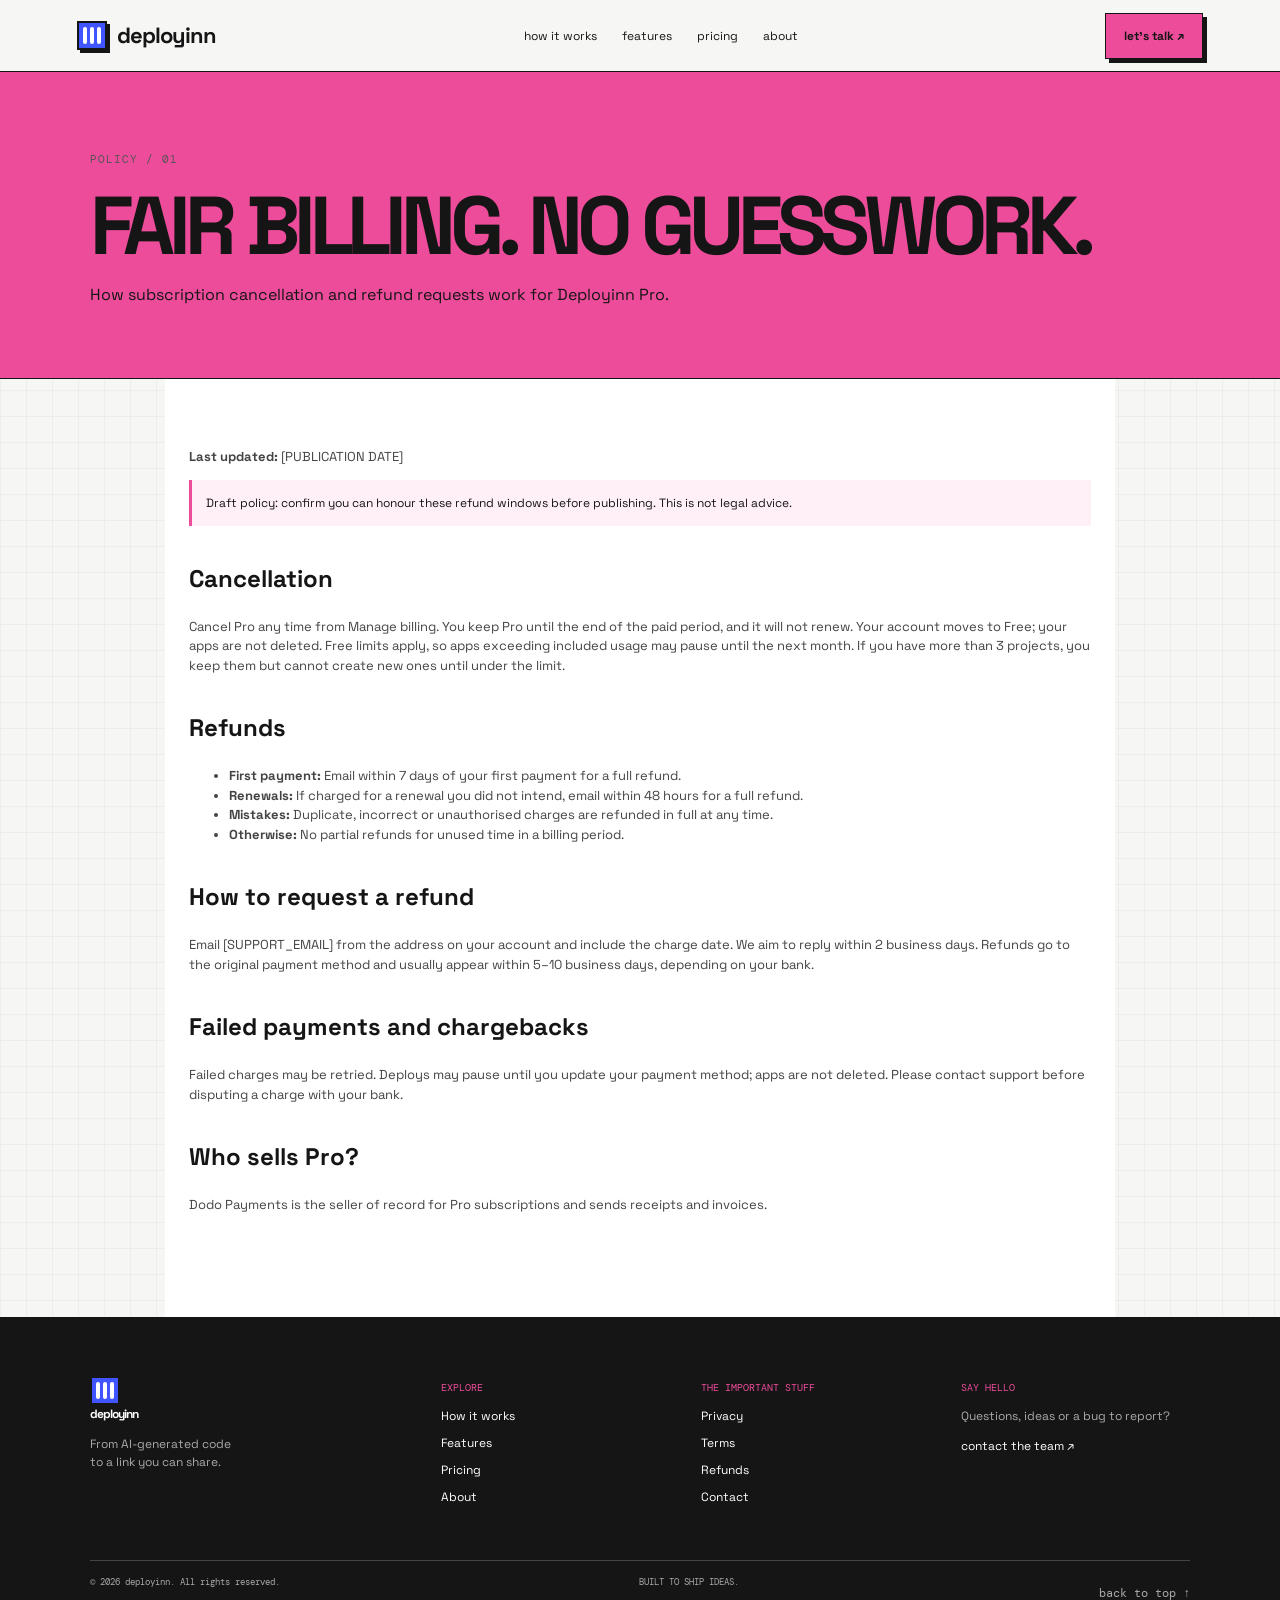
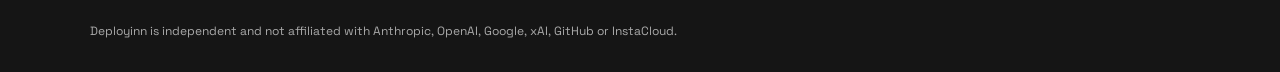
<file: refunds.html>
<!doctype html>
<html lang="en">
<head>
  <meta charset="utf-8">
  <meta name="viewport" content="width=device-width,initial-scale=1">
  <title>Refunds — Deployinn</title>
  <link rel="stylesheet" href="styles.css">
</head>
<body>
<header class="site-header">
  <a class="brand" href="index.html"><span class="mark"><i></i><i></i><i></i></span>deployinn</a>
  <button class="menu" aria-label="Toggle menu">☰</button>
  <nav class="nav">
    <a href="index.html#how">how it works</a>
    <a href="index.html#features">features</a>
    <a href="pricing.html">pricing</a>
    <a href="about.html">about</a>
  </nav>
  <a class="button" href="contact.html">let's talk ↗</a>
</header>

<main>
  <section class="pagehero">
    <div class="label">POLICY / 01</div>
    <h1>FAIR BILLING. NO GUESSWORK.</h1>
    <p>How subscription cancellation and refund requests work for Deployinn Pro.</p>
  </section>

  <article class="content">
    <p><strong>Last updated:</strong> [PUBLICATION DATE]</p>

    <div class="note">Draft policy: confirm you can honour these refund windows before publishing. This is not legal advice.</div>

    <h2>Cancellation</h2>
    <p>Cancel Pro any time from Manage billing. You keep Pro until the end of the paid period, and it will not renew. Your account moves to Free; your apps are not deleted. Free limits apply, so apps exceeding included usage may pause until the next month. If you have more than 3 projects, you keep them but cannot create new ones until under the limit.</p>

    <h2>Refunds</h2>
    <ul>
      <li><strong>First payment:</strong> Email within 7 days of your first payment for a full refund.</li>
      <li><strong>Renewals:</strong> If charged for a renewal you did not intend, email within 48 hours for a full refund.</li>
      <li><strong>Mistakes:</strong> Duplicate, incorrect or unauthorised charges are refunded in full at any time.</li>
      <li><strong>Otherwise:</strong> No partial refunds for unused time in a billing period.</li>
    </ul>

    <h2>How to request a refund</h2>
    <p>Email [SUPPORT_EMAIL] from the address on your account and include the charge date. We aim to reply within 2 business days. Refunds go to the original payment method and usually appear within 5–10 business days, depending on your bank.</p>

    <h2>Failed payments and chargebacks</h2>
    <p>Failed charges may be retried. Deploys may pause until you update your payment method; apps are not deleted. Please contact support before disputing a charge with your bank.</p>

    <h2>Who sells Pro?</h2>
    <p>Dodo Payments is the seller of record for Pro subscriptions and sends receipts and invoices.</p>
  </article>
</main>

<footer class="footer">
  <div class="footgrid">
    <div><a class="brand" href="index.html"><span class="mark"><i></i><i></i><i></i></span>deployinn</a><p>From AI-generated code<br>to a link you can share.</p></div>
    <div><h4>EXPLORE</h4><a href="index.html#how">How it works</a><a href="index.html#features">Features</a><a href="pricing.html">Pricing</a><a href="about.html">About</a></div>
    <div><h4>THE IMPORTANT STUFF</h4><a href="privacy.html">Privacy</a><a href="terms.html">Terms</a><a href="refunds.html">Refunds</a><a href="contact.html">Contact</a></div>
    <div><h4>SAY HELLO</h4><p>Questions, ideas or a bug to report?</p><a href="contact.html">contact the team ↗</a></div>
  </div>
  <div class="footbottom"><span>© 2026 deployinn. All rights reserved.</span><span>BUILT TO SHIP IDEAS.</span><a href="#">back to top ↑</a></div>
  <p>Deployinn is independent and not affiliated with Anthropic, OpenAI, Google, xAI, GitHub or InstaCloud.</p>
</footer>
<script src="script.js"></script>
</body>
</html>
</file>
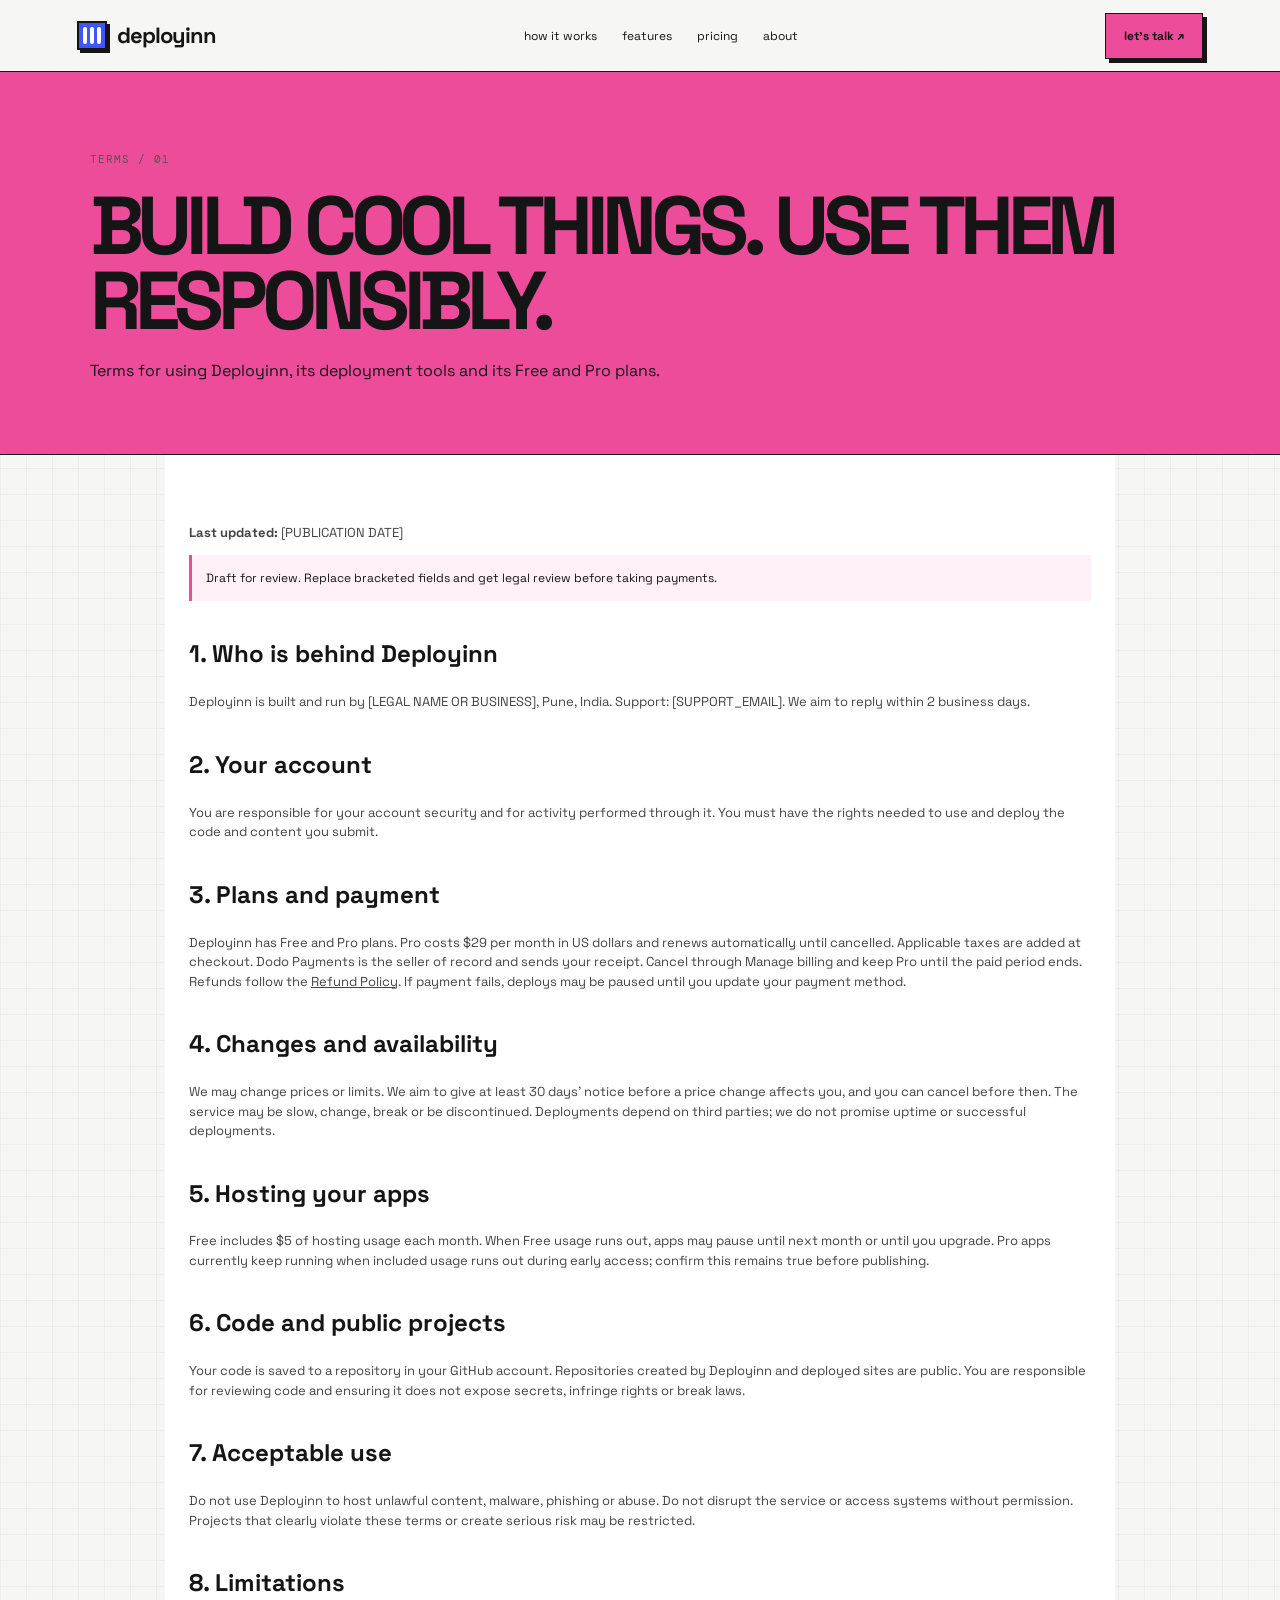
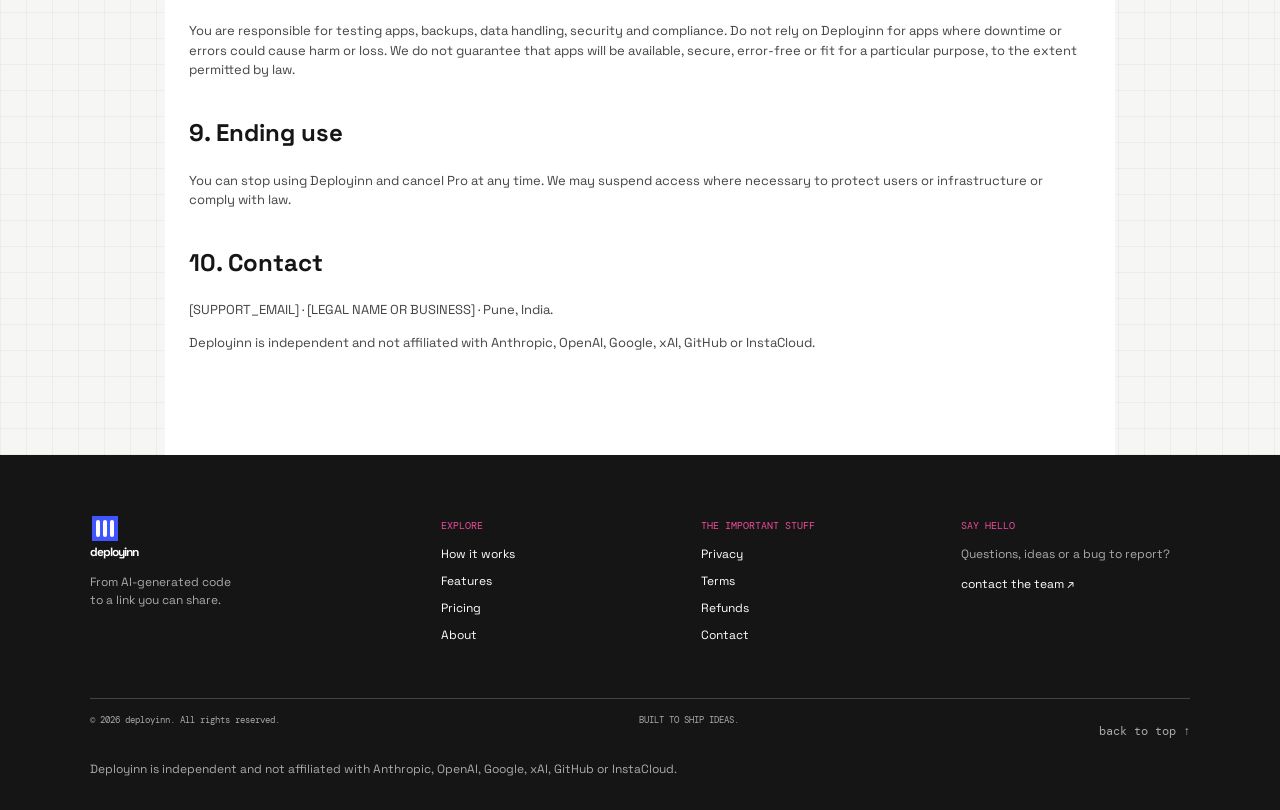
<file: terms.html>
<!doctype html>
<html lang="en">
<head>
  <meta charset="utf-8">
  <meta name="viewport" content="width=device-width,initial-scale=1">
  <title>Terms — Deployinn</title>
  <link rel="stylesheet" href="styles.css">
</head>
<body>
<header class="site-header">
  <a class="brand" href="index.html"><span class="mark"><i></i><i></i><i></i></span>deployinn</a>
  <button class="menu" aria-label="Toggle menu">☰</button>
  <nav class="nav">
    <a href="index.html#how">how it works</a>
    <a href="index.html#features">features</a>
    <a href="pricing.html">pricing</a>
    <a href="about.html">about</a>
  </nav>
  <a class="button" href="contact.html">let's talk ↗</a>
</header>

<main>
  <section class="pagehero">
    <div class="label">TERMS / 01</div>
    <h1>BUILD COOL THINGS. USE THEM RESPONSIBLY.</h1>
    <p>Terms for using Deployinn, its deployment tools and its Free and Pro plans.</p>
  </section>

  <article class="content">
    <p><strong>Last updated:</strong> [PUBLICATION DATE]</p>
    <div class="note">Draft for review. Replace bracketed fields and get legal review before taking payments.</div>

    <h2>1. Who is behind Deployinn</h2>
    <p>Deployinn is built and run by [LEGAL NAME OR BUSINESS], Pune, India. Support: [SUPPORT_EMAIL]. We aim to reply within 2 business days.</p>

    <h2>2. Your account</h2>
    <p>You are responsible for your account security and for activity performed through it. You must have the rights needed to use and deploy the code and content you submit.</p>

    <h2>3. Plans and payment</h2>
    <p>Deployinn has Free and Pro plans. Pro costs $29 per month in US dollars and renews automatically until cancelled. Applicable taxes are added at checkout. Dodo Payments is the seller of record and sends your receipt. Cancel through Manage billing and keep Pro until the paid period ends. Refunds follow the <a href="refunds.html">Refund Policy</a>. If payment fails, deploys may be paused until you update your payment method.</p>

    <h2>4. Changes and availability</h2>
    <p>We may change prices or limits. We aim to give at least 30 days' notice before a price change affects you, and you can cancel before then. The service may be slow, change, break or be discontinued. Deployments depend on third parties; we do not promise uptime or successful deployments.</p>

    <h2>5. Hosting your apps</h2>
    <p>Free includes $5 of hosting usage each month. When Free usage runs out, apps may pause until next month or until you upgrade. Pro apps currently keep running when included usage runs out during early access; confirm this remains true before publishing.</p>

    <h2>6. Code and public projects</h2>
    <p>Your code is saved to a repository in your GitHub account. Repositories created by Deployinn and deployed sites are public. You are responsible for reviewing code and ensuring it does not expose secrets, infringe rights or break laws.</p>

    <h2>7. Acceptable use</h2>
    <p>Do not use Deployinn to host unlawful content, malware, phishing or abuse. Do not disrupt the service or access systems without permission. Projects that clearly violate these terms or create serious risk may be restricted.</p>

    <h2>8. Limitations</h2>
    <p>You are responsible for testing apps, backups, data handling, security and compliance. Do not rely on Deployinn for apps where downtime or errors could cause harm or loss. We do not guarantee that apps will be available, secure, error-free or fit for a particular purpose, to the extent permitted by law.</p>

    <h2>9. Ending use</h2>
    <p>You can stop using Deployinn and cancel Pro at any time. We may suspend access where necessary to protect users or infrastructure or comply with law.</p>

    <h2>10. Contact</h2>
    <p>[SUPPORT_EMAIL] · [LEGAL NAME OR BUSINESS] · Pune, India.</p>

    <p>Deployinn is independent and not affiliated with Anthropic, OpenAI, Google, xAI, GitHub or InstaCloud.</p>
  </article>
</main>

<footer class="footer">
  <div class="footgrid">
    <div><a class="brand" href="index.html"><span class="mark"><i></i><i></i><i></i></span>deployinn</a><p>From AI-generated code<br>to a link you can share.</p></div>
    <div><h4>EXPLORE</h4><a href="index.html#how">How it works</a><a href="index.html#features">Features</a><a href="pricing.html">Pricing</a><a href="about.html">About</a></div>
    <div><h4>THE IMPORTANT STUFF</h4><a href="privacy.html">Privacy</a><a href="terms.html">Terms</a><a href="refunds.html">Refunds</a><a href="contact.html">Contact</a></div>
    <div><h4>SAY HELLO</h4><p>Questions, ideas or a bug to report?</p><a href="contact.html">contact the team ↗</a></div>
  </div>
  <div class="footbottom"><span>© 2026 deployinn. All rights reserved.</span><span>BUILT TO SHIP IDEAS.</span><a href="#">back to top ↑</a></div>
  <p>Deployinn is independent and not affiliated with Anthropic, OpenAI, Google, xAI, GitHub or InstaCloud.</p>
</footer>
<script src="script.js"></script>
</body>
</html>
</file>
<file: styles.css>
@import url('https://fonts.googleapis.com/css2?family=DM+Mono:wght@400;500&family=Space+Grotesk:wght@400;600;700&display=swap');

:root {
  --ink: #151515;
  --paper: #f6f6f4;
  --pink: #ed4c9b;
  --green: #42c553;
  --blue: #4055ff;
  --line: #d9d9d5;
  --mono: 'DM Mono', monospace;
  --sans: 'Space Grotesk', Arial, sans-serif;
}

* { box-sizing: border-box; }
html { scroll-behavior: smooth; scroll-padding-top: 80px; }

body {
  margin: 0;
  color: var(--ink);
  font-family: var(--sans);
  line-height: 1.5;
  background-color: var(--paper);
  background-image:
    linear-gradient(#00000009 1px, transparent 1px),
    linear-gradient(90deg, #00000009 1px, transparent 1px);
  background-size: 26px 26px;
}

a { color: inherit; }

.site-header {
  height: 72px;
  display: flex;
  align-items: center;
  justify-content: space-between;
  gap: 20px;
  padding: 0 6vw;
  position: sticky;
  top: 0;
  z-index: 10;
  background: #f6f6f4ed;
  border-bottom: 1px solid var(--ink);
  backdrop-filter: blur(12px);
}

.brand {
  display: flex;
  align-items: center;
  gap: 10px;
  text-decoration: none;
  font-size: 22px;
  font-weight: 700;
  letter-spacing: -1px;
}

.mark {
  display: flex;
  gap: 3px;
  padding: 4px;
  width: 30px;
  height: 29px;
  background: var(--blue);
  border: 2px solid var(--ink);
  box-shadow: 3px 3px var(--ink);
}

.mark i { background: #fff; flex: 1; border-radius: 3px; }

.nav { display: flex; gap: 25px; }

.nav a, .footer a {
  font-size: 12px;
  text-decoration: none;
}

.button {
  display: inline-block;
  padding: 13px 18px;
  background: var(--pink);
  border: 1px solid var(--ink);
  box-shadow: 4px 4px var(--ink);
  font-size: 12px;
  font-weight: 700;
  text-decoration: none;
  transition: .2s;
}

.button:hover {
  transform: translate(2px, 2px);
  box-shadow: 2px 2px var(--ink);
}

.menu { display: none; }
.section { padding: 90px 7vw; }

.label {
  font: 11px var(--mono);
  letter-spacing: 1px;
  color: #555;
  margin-bottom: 22px;
}

.pink { color: var(--pink); }

.pixel {
  font-family: var(--mono);
  letter-spacing: -.08em;
  font-weight: 500;
}

.hero {
  display: grid;
  grid-template-columns: 1fr 1fr;
  align-items: center;
  gap: 5vw;
  min-height: 640px;
  padding-top: 65px;
}

.eyebrow {
  display: inline-block;
  border: 1px solid var(--ink);
  padding: 7px 10px;
  background: white;
  font: 10px var(--mono);
}

h1 {
  font-size: clamp(48px, 7vw, 92px);
  line-height: .92;
  letter-spacing: -.075em;
  margin: 25px 0;
}

.hero p { max-width: 500px; color: #555; }

.hero .lead {
  font-size: 23px;
  color: var(--ink);
  font-weight: 600;
  margin-bottom: 0;
}

.actions {
  display: flex;
  align-items: center;
  gap: 22px;
  flex-wrap: wrap;
  margin-top: 25px;
}

.text-link {
  font-size: 12px;
  font-weight: 700;
  text-underline-offset: 4px;
}

.micro {
  font: 9px var(--mono);
  letter-spacing: 1px;
  margin-top: 22px;
  color: #666;
}

.demo {
  position: relative;
  background: #e5e9ff;
  border: 1px solid var(--ink);
  box-shadow: 8px 8px var(--ink);
  padding: 0 17px 18px;
  min-height: 440px;
  overflow: hidden;
  background-image: radial-gradient(#4055ff55 1px, transparent 1px);
  background-size: 15px 15px;
}

.demo-head {
  height: 42px;
  display: flex;
  justify-content: space-between;
  align-items: center;
  font: 10px var(--mono);
  border-bottom: 1px solid #777;
}

.terminal {
  margin: 42px auto 0;
  width: 95%;
  background: white;
  border: 1px solid var(--ink);
  box-shadow: 4px 4px #0002;
  position: relative;
  z-index: 2;
}

.term-head {
  background: var(--ink);
  color: white;
  padding: 8px 12px;
  font: 10px var(--mono);
}

.code {
  padding: 20px 12px;
  font: clamp(9px, 1vw, 12px) var(--mono);
  display: grid;
  gap: 13px;
  white-space: nowrap;
}

.code span { color: #aaa; }
.code b { color: #8052df; }
.code strong { color: #27834b; }

.toast {
  border-top: 1px solid var(--line);
  padding: 13px;
  display: flex;
  align-items: center;
  gap: 10px;
  font-size: 11px;
}

.toast small { display: block; color: #777; }

.deploy {
  margin-left: auto;
  background: var(--blue);
  color: white;
  border: 1px solid var(--ink);
  padding: 9px;
  font: 10px var(--mono);
  cursor: pointer;
}

.cat {
  position: absolute;
  width: 145px;
  height: 165px;
  right: 6%;
  bottom: 3px;
  z-index: 3;
  animation: bob 3s ease-in-out infinite;
}

.ears {
  position: absolute;
  top: 0;
  left: 13px;
  width: 48px;
  height: 57px;
  background: #fff;
  border: 3px solid var(--ink);
  border-radius: 9px 25px 8px 10px;
  transform: rotate(-15deg);
}

.ears:after {
  content: '';
  position: absolute;
  inset: 9px;
  background: linear-gradient(140deg, #ae8bff, var(--blue));
  clip-path: polygon(0 0, 100% 100%, 10% 88%);
}

.ears.e2 {
  left: auto;
  right: 13px;
  transform: scaleX(-1) rotate(-15deg);
}

.face {
  position: absolute;
  top: 26px;
  left: 0;
  width: 145px;
  height: 105px;
  background: linear-gradient(135deg, #fff, #d1d9ff);
  border: 3px solid var(--ink);
  border-radius: 48% 48% 43% 43%;
  box-shadow: inset -6px -5px #b5c1ff;
}

.eye {
  position: absolute;
  top: 35px;
  width: 10px;
  height: 13px;
  background: var(--ink);
  border-radius: 50%;
}

.eye:after {
  content: '';
  position: absolute;
  top: 2px;
  left: 2px;
  width: 3px;
  height: 4px;
  border-radius: 50%;
  background: white;
}

.eye.a { left: 39px; }
.eye.b { right: 39px; }

.mouth {
  position: absolute;
  top: 58px;
  left: 65px;
  width: 13px;
  height: 10px;
  background: var(--pink);
  border: 2px solid var(--ink);
  border-radius: 3px 3px 9px 9px;
}

.blush {
  position: absolute;
  top: 58px;
  width: 18px;
  height: 8px;
  border-radius: 50%;
  background: #ff8fca99;
}

.blush.a { left: 16px; }
.blush.b { right: 16px; }

.bodycat {
  position: absolute;
  bottom: 0;
  left: 24px;
  width: 97px;
  height: 64px;
  border: 3px solid var(--ink);
  border-radius: 45% 45% 18% 18%;
  background: linear-gradient(120deg, #fff, #d3dcff);
}

.tail {
  position: absolute;
  right: -3px;
  bottom: 15px;
  width: 35px;
  height: 60px;
  border: 9px solid var(--blue);
  border-left-color: transparent;
  border-bottom-color: transparent;
  border-radius: 50%;
  transform: rotate(20deg);
}

.badgecat {
  position: absolute;
  bottom: 21px;
  left: 51px;
  z-index: 4;
  background: var(--blue);
  color: white;
  border: 2px solid var(--ink);
  padding: 2px 6px;
  font: 700 16px var(--mono);
}

.float-tag {
  position: absolute;
  z-index: 4;
  background: #fff;
  border: 1px solid var(--ink);
  box-shadow: 3px 3px var(--ink);
  padding: 8px;
  font: 10px var(--mono);
}

.ft1 { top: 67px; left: 10px; transform: rotate(-4deg); }
.ft2 { right: 14px; bottom: 50px; transform: rotate(3deg); }

.ticker {
  overflow: hidden;
  white-space: nowrap;
  background: var(--pink);
  border-block: 1px solid var(--ink);
  padding: 12px;
  font: 12px var(--mono);
}

.intro { background: white; }

.introgrid {
  display: grid;
  grid-template-columns: 1.1fr .7fr;
  gap: 9%;
  align-items: end;
}

.intro h2, .heading h2, .trust h2, .pricing h2, .faq h2, .cta h2 {
  font-size: clamp(34px, 5vw, 62px);
  line-height: 1.02;
  letter-spacing: -.06em;
  margin: 0;
}

.introgrid p, .heading p { color: #555; }

.steps {
  display: grid;
  grid-template-columns: repeat(4, 1fr);
  border: 1px solid var(--ink);
  margin-top: 45px;
}

.step {
  padding: 22px;
  min-height: 260px;
  border-right: 1px solid var(--ink);
  display: flex;
  flex-direction: column;
  background: #fff;
}

.step:last-child { border: 0; background: #e7eaff; }
.step .num { font: 11px var(--mono); color: #777; }
.icon { font-size: 34px; color: var(--blue); margin: 22px 0 8px; }

.step h3, .feature h3 {
  font-size: 18px;
  margin: 0 0 8px;
  letter-spacing: -.04em;
}

.step p, .feature p { font-size: 12px; color: #555; }
.step small { margin-top: auto; font: 9px var(--mono); }

.features { background: #e8eaff; }

.heading {
  display: flex;
  justify-content: space-between;
  align-items: end;
  gap: 35px;
  margin-bottom: 35px;
}

.heading p { max-width: 300px; }

.featuregrid {
  display: grid;
  grid-template-columns: repeat(3, 1fr);
  border-top: 1px solid var(--ink);
  border-left: 1px solid var(--ink);
}

.feature {
  padding: 23px;
  min-height: 190px;
  background: #fafaff;
  border-right: 1px solid var(--ink);
  border-bottom: 1px solid var(--ink);
}

.feature .iconbox {
  display: grid;
  place-items: center;
  width: 38px;
  height: 38px;
  border: 1px solid var(--ink);
  background: var(--pink);
  font-size: 22px;
  margin-bottom: 20px;
}

.feature:nth-child(2n) .iconbox { background: var(--green); }

.trust {
  display: grid;
  grid-template-columns: .8fr 1fr;
  gap: 12%;
  align-items: center;
  background: white;
}

.trustart {
  position: relative;
  min-height: 330px;
  background: #e5e9ff;
  border: 1px solid var(--ink);
  overflow: hidden;
  background-image: radial-gradient(#4055ff55 1px, transparent 1px);
  background-size: 14px 14px;
}

.trustart .cat {
  right: calc(50% - 72px);
  transform: scale(1.35);
  transform-origin: bottom center;
}

.trust h2 { margin-bottom: 22px; }

.trustlist {
  list-style: none;
  padding: 0;
  display: grid;
  gap: 15px;
}

.trustlist li { display: flex; gap: 12px; }

.trustlist li > span {
  background: var(--green);
  border: 1px solid var(--ink);
  height: 25px;
  width: 25px;
  text-align: center;
  flex-shrink: 0;
}

.trustlist p { font-size: 12px; color: #666; margin: 3px 0; }

.notice {
  padding: 12px;
  background: #fff0f7;
  border-left: 3px solid var(--pink);
  font-size: 11px;
}

.audience { background: var(--pink); text-align: center; }
.audience h2 { max-width: 900px; margin: auto; }

.tags {
  display: flex;
  justify-content: center;
  gap: 8px;
  flex-wrap: wrap;
  margin: 25px;
}

.tags span {
  padding: 8px;
  background: white;
  border: 1px solid var(--ink);
  font: 9px var(--mono);
}

.audience p { max-width: 650px; margin: auto; }

.pricing {
  display: grid;
  grid-template-columns: 1fr .75fr;
  gap: 10%;
  align-items: center;
}

.mini-price {
  background: white;
  border: 1px solid var(--ink);
  box-shadow: 6px 6px var(--ink);
  padding: 20px;
}

.mini-price header {
  font: 10px var(--mono);
  border-bottom: 1px solid var(--line);
  padding-bottom: 15px;
}

.plan {
  display: flex;
  justify-content: space-between;
  align-items: center;
  padding: 18px 0;
  border-bottom: 1px solid var(--line);
}

.plan small { display: block; color: #666; }
.plan b { font-size: 27px; }

.faq { background: #e8eaff; }

.faqgrid {
  display: grid;
  grid-template-columns: .6fr 1fr;
  gap: 10%;
}

.faq details { padding: 17px 0; border-bottom: 1px solid var(--ink); }
.faq details:first-child { border-top: 1px solid var(--ink); }
.faq summary { font-weight: 600; font-size: 14px; cursor: pointer; }
.faq details p { font-size: 12px; color: #555; }

.cta {
  padding: 65px 7vw;
  background: var(--green);
  border-block: 1px solid var(--ink);
  display: flex;
  align-items: center;
  justify-content: space-between;
  gap: 25px;
}

.cta h2 { font-size: clamp(40px, 6vw, 76px); }

.footer { background: #151515; color: white; padding: 50px 7vw 20px; }

.footgrid {
  display: grid;
  grid-template-columns: 1.4fr 1fr 1fr 1fr;
  gap: 30px;
  padding-bottom: 45px;
}

.footer h4 { font: 10px var(--mono); color: var(--pink); }
.footer a { display: block; margin: 9px 0; }
.footer p { font-size: 12px; color: #aaa; }

.footbottom {
  display: flex;
  justify-content: space-between;
  gap: 15px;
  flex-wrap: wrap;
  border-top: 1px solid #444;
  padding-top: 15px;
  font: 9px var(--mono);
  color: #aaa;
}

.pagehero { padding: 80px 7vw 55px; background: var(--pink); border-bottom: 1px solid var(--ink); }
.pagehero h1 { font-size: clamp(45px, 8vw, 82px); margin: 20px 0; }

.content {
  max-width: 950px;
  margin: auto;
  padding: 55px 24px 90px;
  background: white;
}

.content h2 { margin-top: 35px; font-size: 24px; }
.content p, .content li { font-size: 13px; color: #444; }

.note {
  background: #fff0f7;
  border-left: 3px solid var(--pink);
  padding: 14px;
  font-size: 12px;
}

.plans {
  display: grid;
  grid-template-columns: 1fr 1fr;
  gap: 20px;
  margin: 25px 0;
}

.plancard {
  padding: 24px;
  border: 1px solid var(--ink);
  box-shadow: 5px 5px var(--ink);
}

.plancard.pro { background: #e8eaff; }
.plancard h2 { margin: 0; font: 13px var(--mono); }
.pricebig { font-size: 48px; font-weight: 700; }
.plancard li { margin: 8px 0; }

.contactbox {
  padding: 25px;
  background: #e8eaff;
  border: 1px solid var(--ink);
  box-shadow: 5px 5px var(--ink);
}

@keyframes bob {
  0%, 100% { translate: 0 0; }
  50% { translate: 0 -8px; }
}

@media (max-width: 850px) {
  .hero { grid-template-columns: 1fr; }
  .demo { max-width: 650px; width: 100%; margin: auto; }
  .steps { grid-template-columns: repeat(2, 1fr); }
  .step:nth-child(2) { border-right: 0; }
  .step:nth-child(-n+2) { border-bottom: 1px solid var(--ink); }
  .trust { gap: 5%; }
  .footgrid { grid-template-columns: repeat(2, 1fr); }
}

@media (max-width: 620px) {
  .site-header { padding: 0 18px; }

  .menu {
    display: block;
    background: none;
    border: 1px solid var(--ink);
    padding: 6px 9px;
  }

  .nav {
    display: none;
    position: absolute;
    top: 71px;
    left: 0;
    right: 0;
    padding: 20px;
    background: var(--paper);
    border-bottom: 1px solid var(--ink);
    flex-direction: column;
  }

  .nav.open { display: flex; }
  .site-header > .button { display: none; }
  .hero { padding: 45px 20px; gap: 35px; }
  .hero h1 { font-size: clamp(48px, 13vw, 72px); }
  .section { padding: 65px 22px; }

  .introgrid, .pricing, .faqgrid, .trust {
    grid-template-columns: 1fr;
    gap: 25px;
  }

  .steps, .featuregrid { grid-template-columns: 1fr; }

  .step {
    border-right: 0;
    border-bottom: 1px solid var(--ink);
    min-height: 220px;
  }

  .step:last-child { border-bottom: 0; }
  .feature { min-height: 160px; }
  .heading { display: block; }
  .trustart { min-height: 270px; }
  .audience h2 { font-size: 35px; }

  .cta {
    align-items: flex-start;
    flex-direction: column;
    padding: 50px 22px;
  }

  .footgrid { grid-template-columns: 1fr 1fr; gap: 20px; }
  .pagehero { padding: 60px 22px 40px; }
  .content { padding: 35px 22px 65px; }
  .plans { grid-template-columns: 1fr; }
  .demo { min-height: 380px; padding: 0 8px 12px; }
  .code { font-size: 8px; padding: 15px 8px; }

  .cat {
    transform: scale(.82);
    transform-origin: bottom right;
    right: 0;
  }

  .ft2 { right: 4px; }
  .toast { gap: 6px; padding: 9px; }
  .deploy { padding: 7px; }
}
</file>
